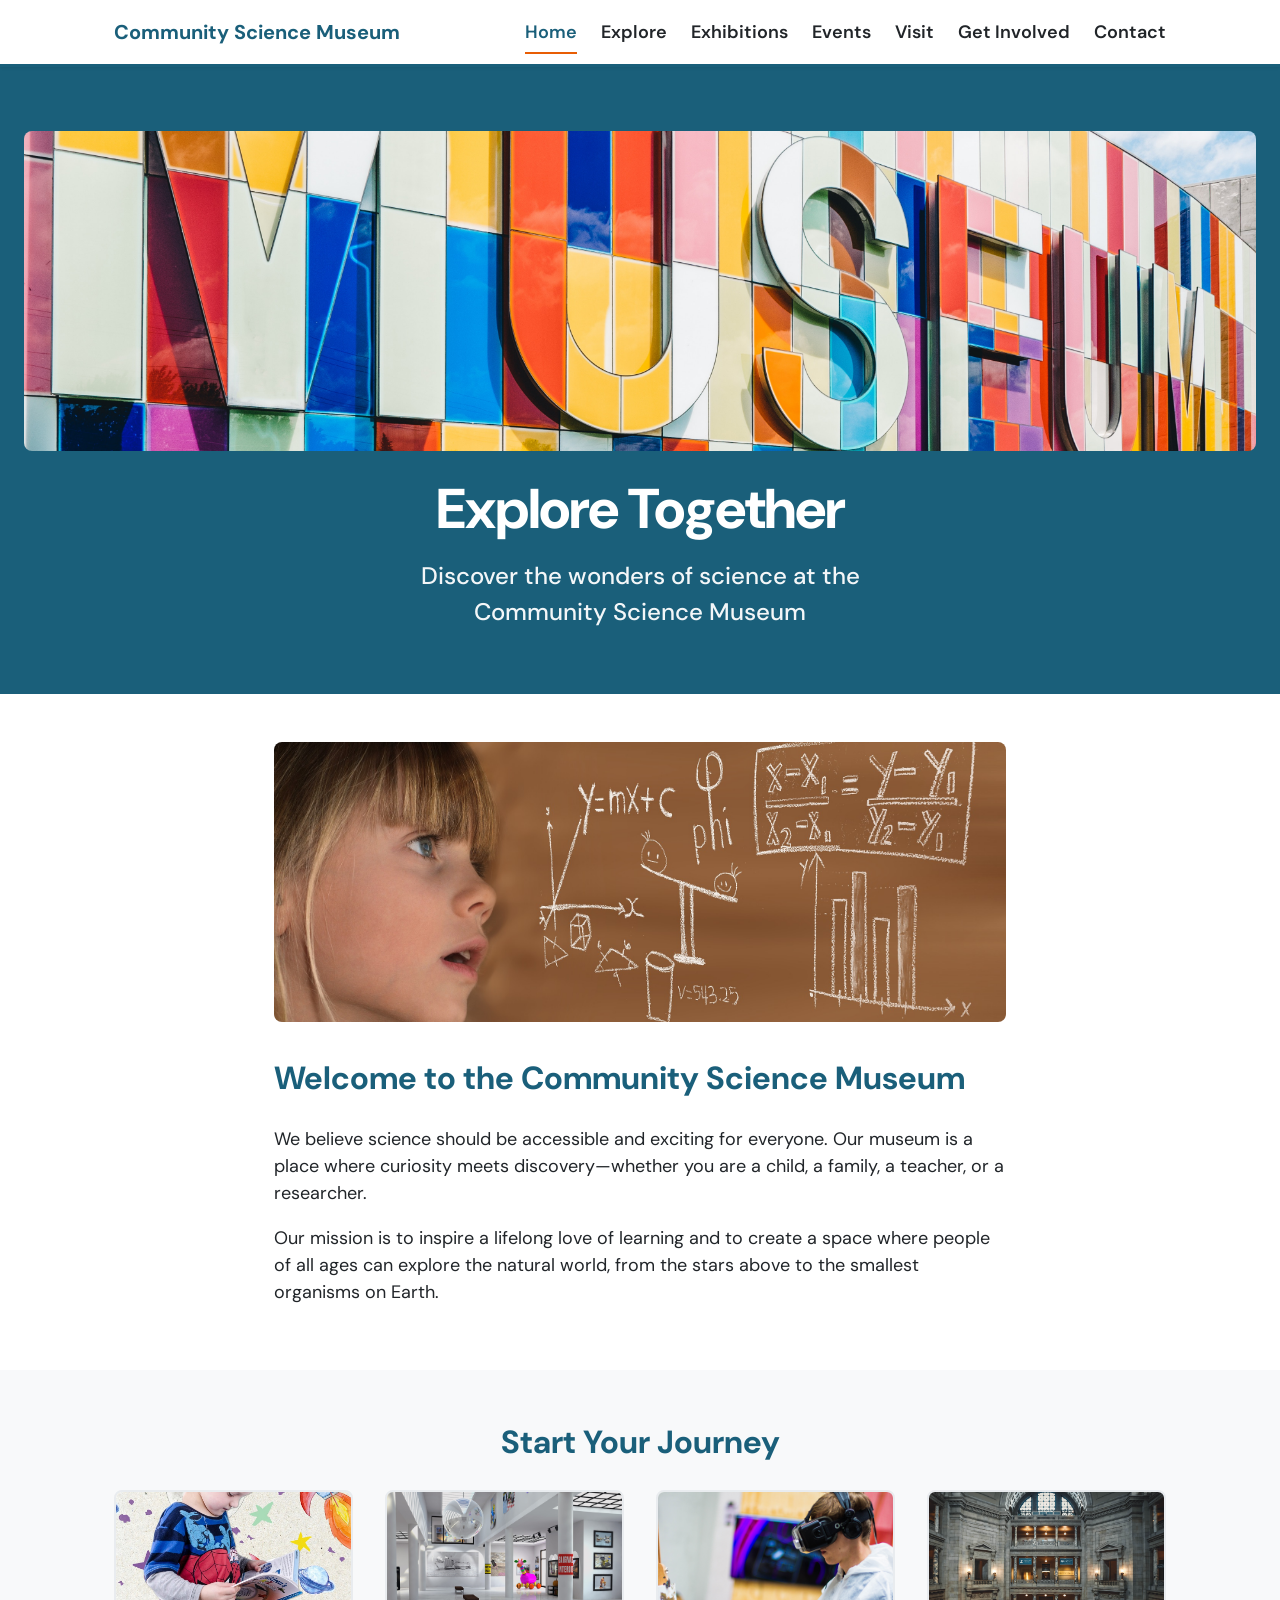
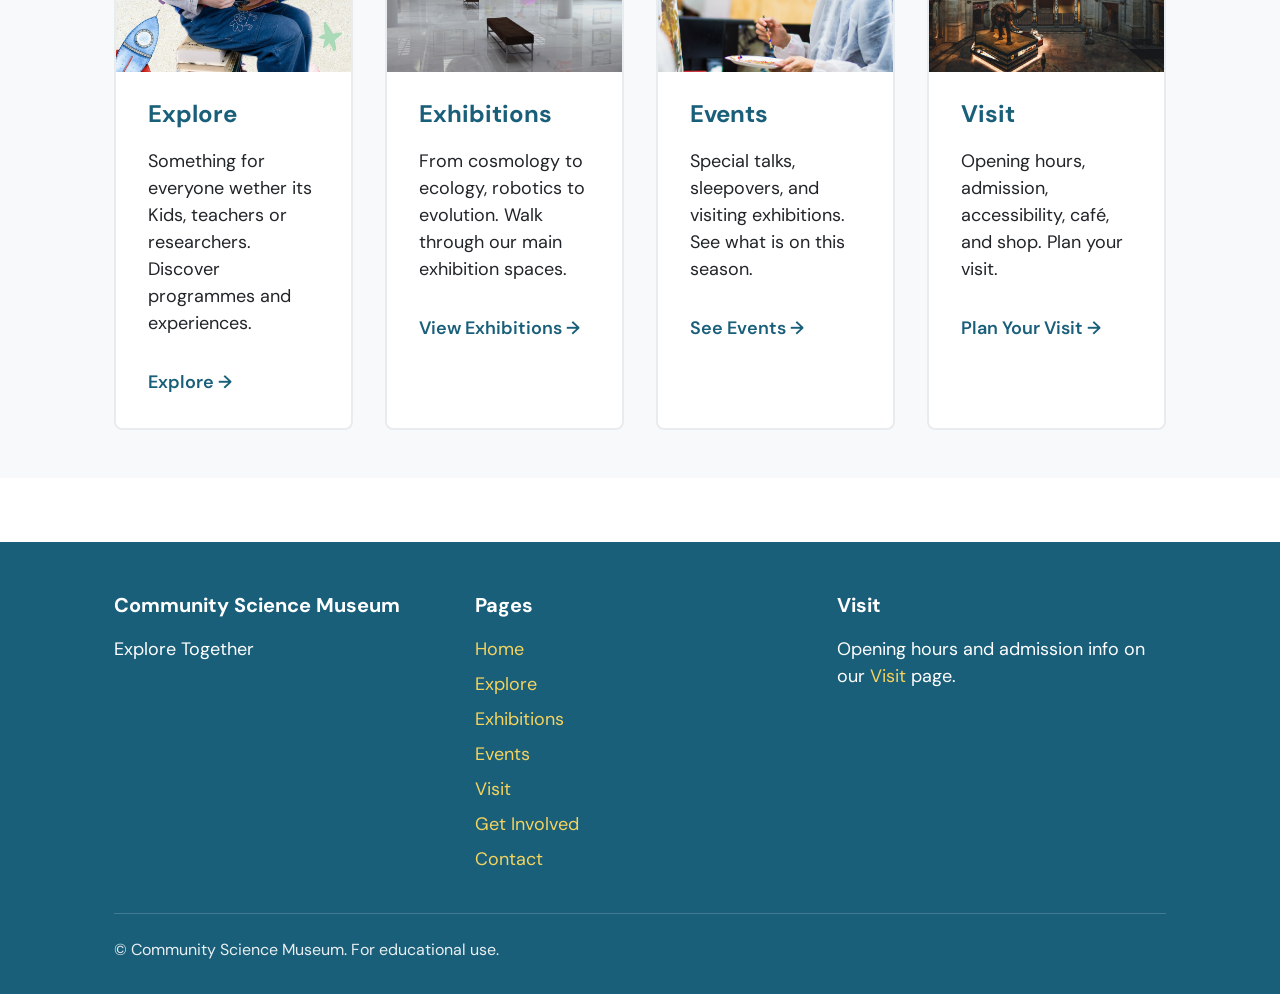
<file: index.html>
<!DOCTYPE html>
<html lang="en">
<head>
  <meta charset="UTF-8">
  <meta name="viewport" content="width=device-width, initial-scale=1.0">
  <meta name="description" content="Community Science Museum – Explore Together. A welcoming museum making science accessible and exciting for everyone.">
  <title>Community Science Museum – Explore Together</title>
  <link rel="stylesheet" href="css/styles.css">
  <link rel="stylesheet" href="css/responsive.css">
</head>
<body>
  <a class="skip-link" href="#main-content">Skip to main content</a>

  <header class="site-header">
    <div class="header-inner">
      <a href="index.html" class="logo">Community Science Museum</a>
      <button type="button" class="nav-toggle" aria-label="Open menu" aria-expanded="false">
        <span class="nav-toggle-bar"></span>
        <span class="nav-toggle-bar"></span>
        <span class="nav-toggle-bar"></span>
      </button>
      <nav class="main-nav" aria-label="Main navigation">
        <ul class="nav-list">
          <li><a href="index.html" class="nav-link nav-link--current">Home</a></li>
          <li><a href="explore.html" class="nav-link">Explore</a></li>
          <li><a href="exhibitions.html" class="nav-link">Exhibitions</a></li>
          <li><a href="events.html" class="nav-link">Events</a></li>
          <li><a href="visit.html" class="nav-link">Visit</a></li>
          <li><a href="get-involved.html" class="nav-link">Get Involved</a></li>
          <li><a href="contact.html" class="nav-link">Contact</a></li>
        </ul>
      </nav>
    </div>
  </header>

  <main id="main-content">
    <section class="hero">
      <img src="images/Museum.jpg" alt="Community Science Museum building entrance" class="hero-image">
      <h1 class="hero-title">Explore Together</h1>
      <p class="hero-tagline">Discover the wonders of science at the Community Science Museum</p>
    </section>

    <section class="intro section">
      <div class="container">
        <img src="images/learn-2405206_1920.jpg" alt="Children exploring and learning science together" class="intro-image">
        <h2>Welcome to the Community Science Museum</h2>
        <p>We believe science should be accessible and exciting for everyone. Our museum is a place where curiosity meets discovery—whether you are a child, a family, a teacher, or a researcher.</p>
        <p>Our mission is to inspire a lifelong love of learning and to create a space where people of all ages can explore the natural world, from the stars above to the smallest organisms on Earth.</p>
      </div>
    </section>

    <section class="preview-cards section section--coloured">
      <div class="container">
        <h2 class="section-title">Start Your Journey</h2>
        <div class="card-grid">
          <article class="card">
            <img src="images/reading-2762010_1280.jpg" alt="Young person reading and learning" class="card-image">
            <h3 class="card-title"><a href="explore.html">Explore</a></h3>
            <p>Something for everyone wether its Kids, teachers or researchers. Discover programmes and experiences.</p>
            <a href="explore.html" class="card-link">Explore &rarr;</a>
          </article>
          <article class="card">
            <img src="images/Cosmoexhibition.jpg" alt="Cosmology exhibition area" class="card-image">
            <h3 class="card-title"><a href="exhibitions.html">Exhibitions</a></h3>
            <p>From cosmology to ecology, robotics to evolution. Walk through our main exhibition spaces.</p>
            <a href="exhibitions.html" class="card-link">View Exhibitions &rarr;</a>
          </article>
          <article class="card">
            <img src="images/billetto-editorial-334686.jpg" alt="People attending a museum event" class="card-image">
            <h3 class="card-title"><a href="events.html">Events</a></h3>
            <p>Special talks, sleepovers, and visiting exhibitions. See what is on this season.</p>
            <a href="events.html" class="card-link">See Events &rarr;</a>
          </article>
          <article class="card">
            <img src="images/roberto-nickson-396152.jpg" alt="Museum interior with exhibits" class="card-image">
            <h3 class="card-title"><a href="visit.html">Visit</a></h3>
            <p>Opening hours, admission, accessibility, café, and shop. Plan your visit.</p>
            <a href="visit.html" class="card-link">Plan Your Visit &rarr;</a>
          </article>
        </div>
      </div>
    </section>
  </main>

  <footer class="site-footer">
    <div class="container">
      <div class="footer-grid">
        <div class="footer-block">
          <h3 class="footer-heading">Community Science Museum</h3>
          <p>Explore Together</p>
        </div>
        <div class="footer-block">
          <h4 class="footer-heading">Pages</h4>
          <ul class="footer-links">
            <li><a href="index.html">Home</a></li>
            <li><a href="explore.html">Explore</a></li>
            <li><a href="exhibitions.html">Exhibitions</a></li>
            <li><a href="events.html">Events</a></li>
            <li><a href="visit.html">Visit</a></li>
            <li><a href="get-involved.html">Get Involved</a></li>
            <li><a href="contact.html">Contact</a></li>
          </ul>
        </div>
        <div class="footer-block">
          <h4 class="footer-heading">Visit</h4>
          <p>Opening hours and admission info on our <a href="visit.html">Visit</a> page.</p>
        </div>
      </div>
      <p class="footer-copy">&copy; Community Science Museum. For educational use.</p>
    </div>
  </footer>

  <script src="js/navigation.js"></script>
  <script src="js/main.js"></script>
</body>
</html>
</file>
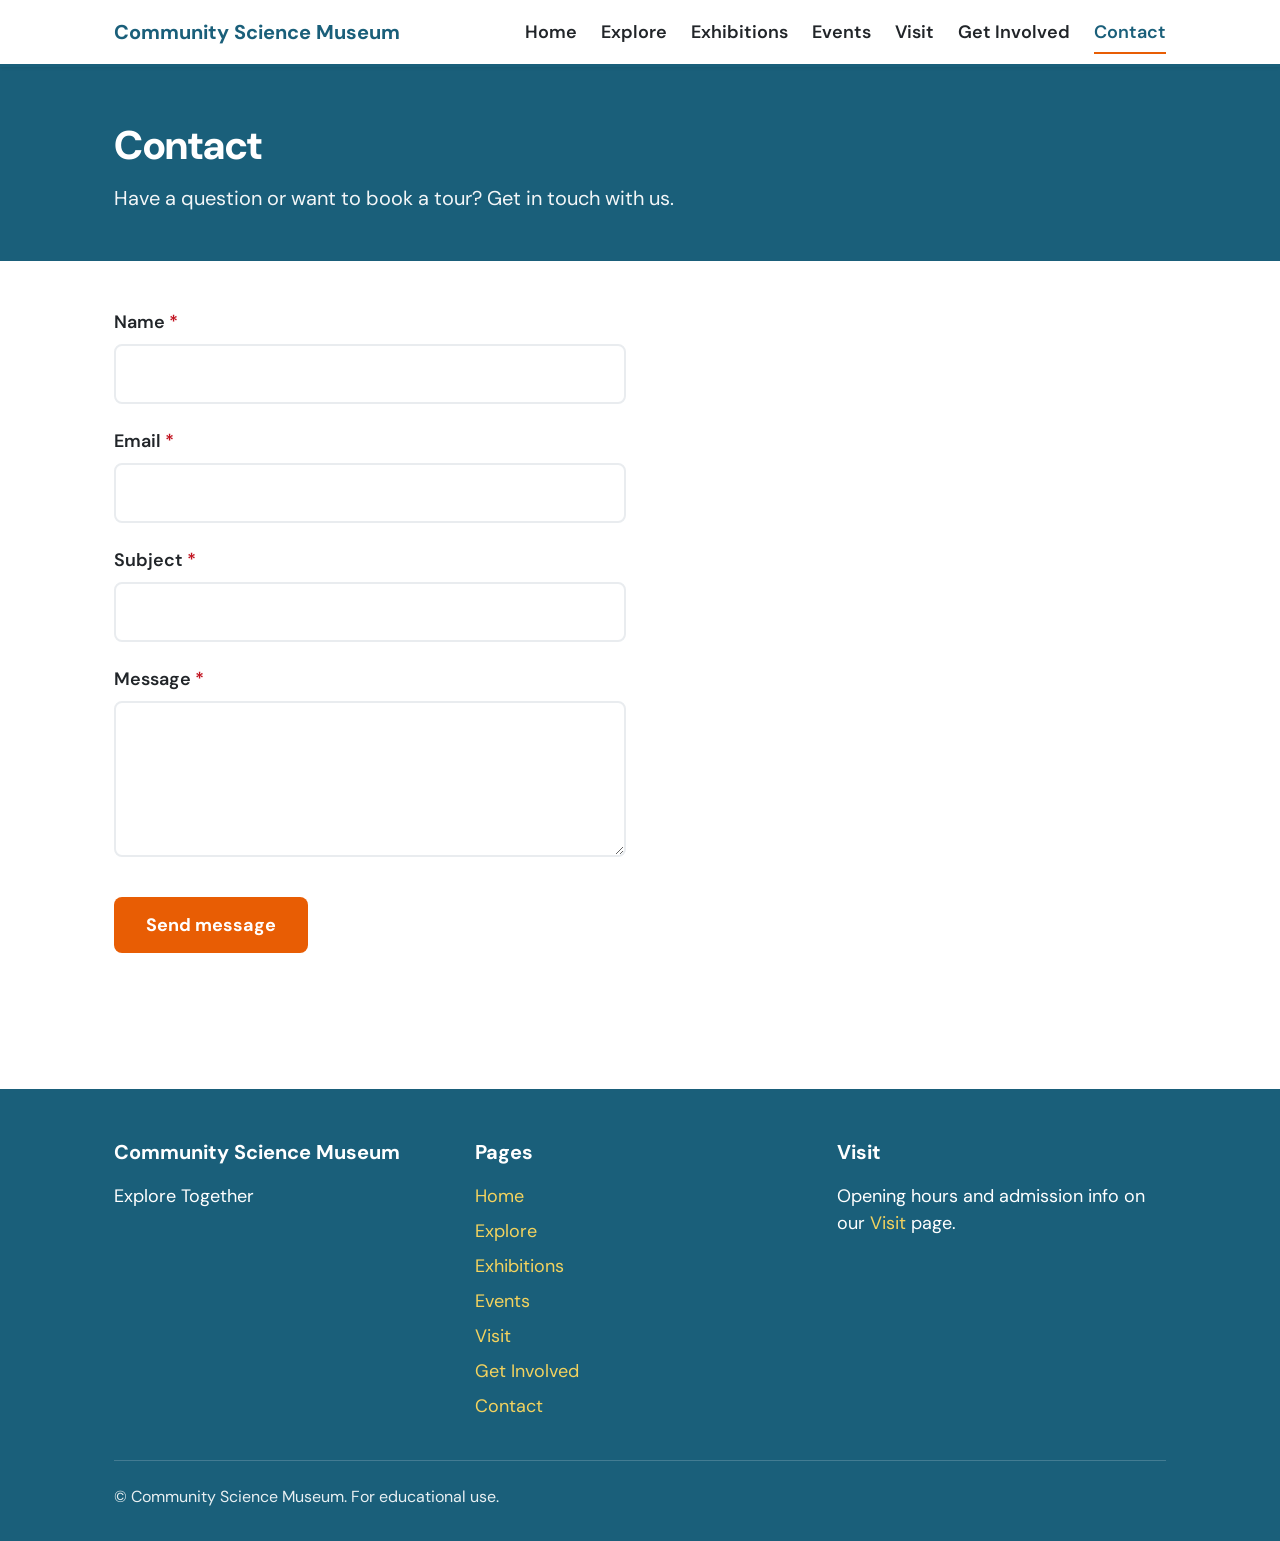
<file: contact.html>
<!DOCTYPE html>
<html lang="en">
<head>
  <meta charset="UTF-8">
  <meta name="viewport" content="width=device-width, initial-scale=1.0">
  <meta name="description" content="Contact the Community Science Museum – get in touch for enquiries, tours, and more.">
  <title>Contact – Community Science Museum</title>
  <link rel="stylesheet" href="css/styles.css">
  <link rel="stylesheet" href="css/responsive.css">
</head>
<body>
  <a class="skip-link" href="#main-content">Skip to main content</a>

  <header class="site-header">
    <div class="header-inner">
      <a href="index.html" class="logo">Community Science Museum</a>
      <button type="button" class="nav-toggle" aria-label="Open menu" aria-expanded="false">
        <span class="nav-toggle-bar"></span>
        <span class="nav-toggle-bar"></span>
        <span class="nav-toggle-bar"></span>
      </button>
      <nav class="main-nav" aria-label="Main navigation">
        <ul class="nav-list">
          <li><a href="index.html" class="nav-link">Home</a></li>
          <li><a href="explore.html" class="nav-link">Explore</a></li>
          <li><a href="exhibitions.html" class="nav-link">Exhibitions</a></li>
          <li><a href="events.html" class="nav-link">Events</a></li>
          <li><a href="visit.html" class="nav-link">Visit</a></li>
          <li><a href="get-involved.html" class="nav-link">Get Involved</a></li>
          <li><a href="contact.html" class="nav-link nav-link--current">Contact</a></li>
        </ul>
      </nav>
    </div>
  </header>

  <main id="main-content">
    <header class="page-header">
      <div class="container">
        <h1>Contact</h1>
        <p class="page-lead">Have a question or want to book a tour? Get in touch with us.</p>
      </div>
    </header>

    <section class="section contact-section">
      <div class="container">
        <form class="contact-form" id="contact-form" action="#" method="post" novalidate>
          <div class="form-group">
            <label for="contact-name">Name <span class="required" aria-hidden="true">*</span></label>
            <input type="text" id="contact-name" name="name" required autocomplete="name" aria-required="true" aria-describedby="contact-name-error">
            <span class="form-error" id="contact-name-error" role="alert"></span>
          </div>
          <div class="form-group">
            <label for="contact-email">Email <span class="required" aria-hidden="true">*</span></label>
            <input type="email" id="contact-email" name="email" required autocomplete="email" aria-required="true" aria-describedby="contact-email-error">
            <span class="form-error" id="contact-email-error" role="alert"></span>
          </div>
          <div class="form-group">
            <label for="contact-subject">Subject <span class="required" aria-hidden="true">*</span></label>
            <input type="text" id="contact-subject" name="subject" required aria-required="true" aria-describedby="contact-subject-error">
            <span class="form-error" id="contact-subject-error" role="alert"></span>
          </div>
          <div class="form-group">
            <label for="contact-message">Message <span class="required" aria-hidden="true">*</span></label>
            <textarea id="contact-message" name="message" rows="5" required aria-required="true" aria-describedby="contact-message-error" minlength="10"></textarea>
            <span class="form-error" id="contact-message-error" role="alert"></span>
          </div>
          <div class="form-actions">
            <button type="submit" class="button button--primary">Send message</button>
          </div>
          <p class="form-success" id="form-success" role="status" aria-live="polite" tabindex="-1" hidden>Thank you! Your message has been sent. We will get back to you soon.</p>
        </form>
      </div>
    </section>
  </main>

  <footer class="site-footer">
    <div class="container">
      <div class="footer-grid">
        <div class="footer-block">
          <h3 class="footer-heading">Community Science Museum</h3>
          <p>Explore Together</p>
        </div>
        <div class="footer-block">
          <h4 class="footer-heading">Pages</h4>
          <ul class="footer-links">
            <li><a href="index.html">Home</a></li>
            <li><a href="explore.html">Explore</a></li>
            <li><a href="exhibitions.html">Exhibitions</a></li>
            <li><a href="events.html">Events</a></li>
            <li><a href="visit.html">Visit</a></li>
            <li><a href="get-involved.html">Get Involved</a></li>
            <li><a href="contact.html">Contact</a></li>
          </ul>
        </div>
        <div class="footer-block">
          <h4 class="footer-heading">Visit</h4>
          <p>Opening hours and admission info on our <a href="visit.html">Visit</a> page.</p>
        </div>
      </div>
      <p class="footer-copy">&copy; Community Science Museum. For educational use.</p>
    </div>
  </footer>

  <script src="js/navigation.js"></script>
  <script src="js/formValidation.js"></script>
  <script src="js/main.js"></script>
</body>
</html>
</file>
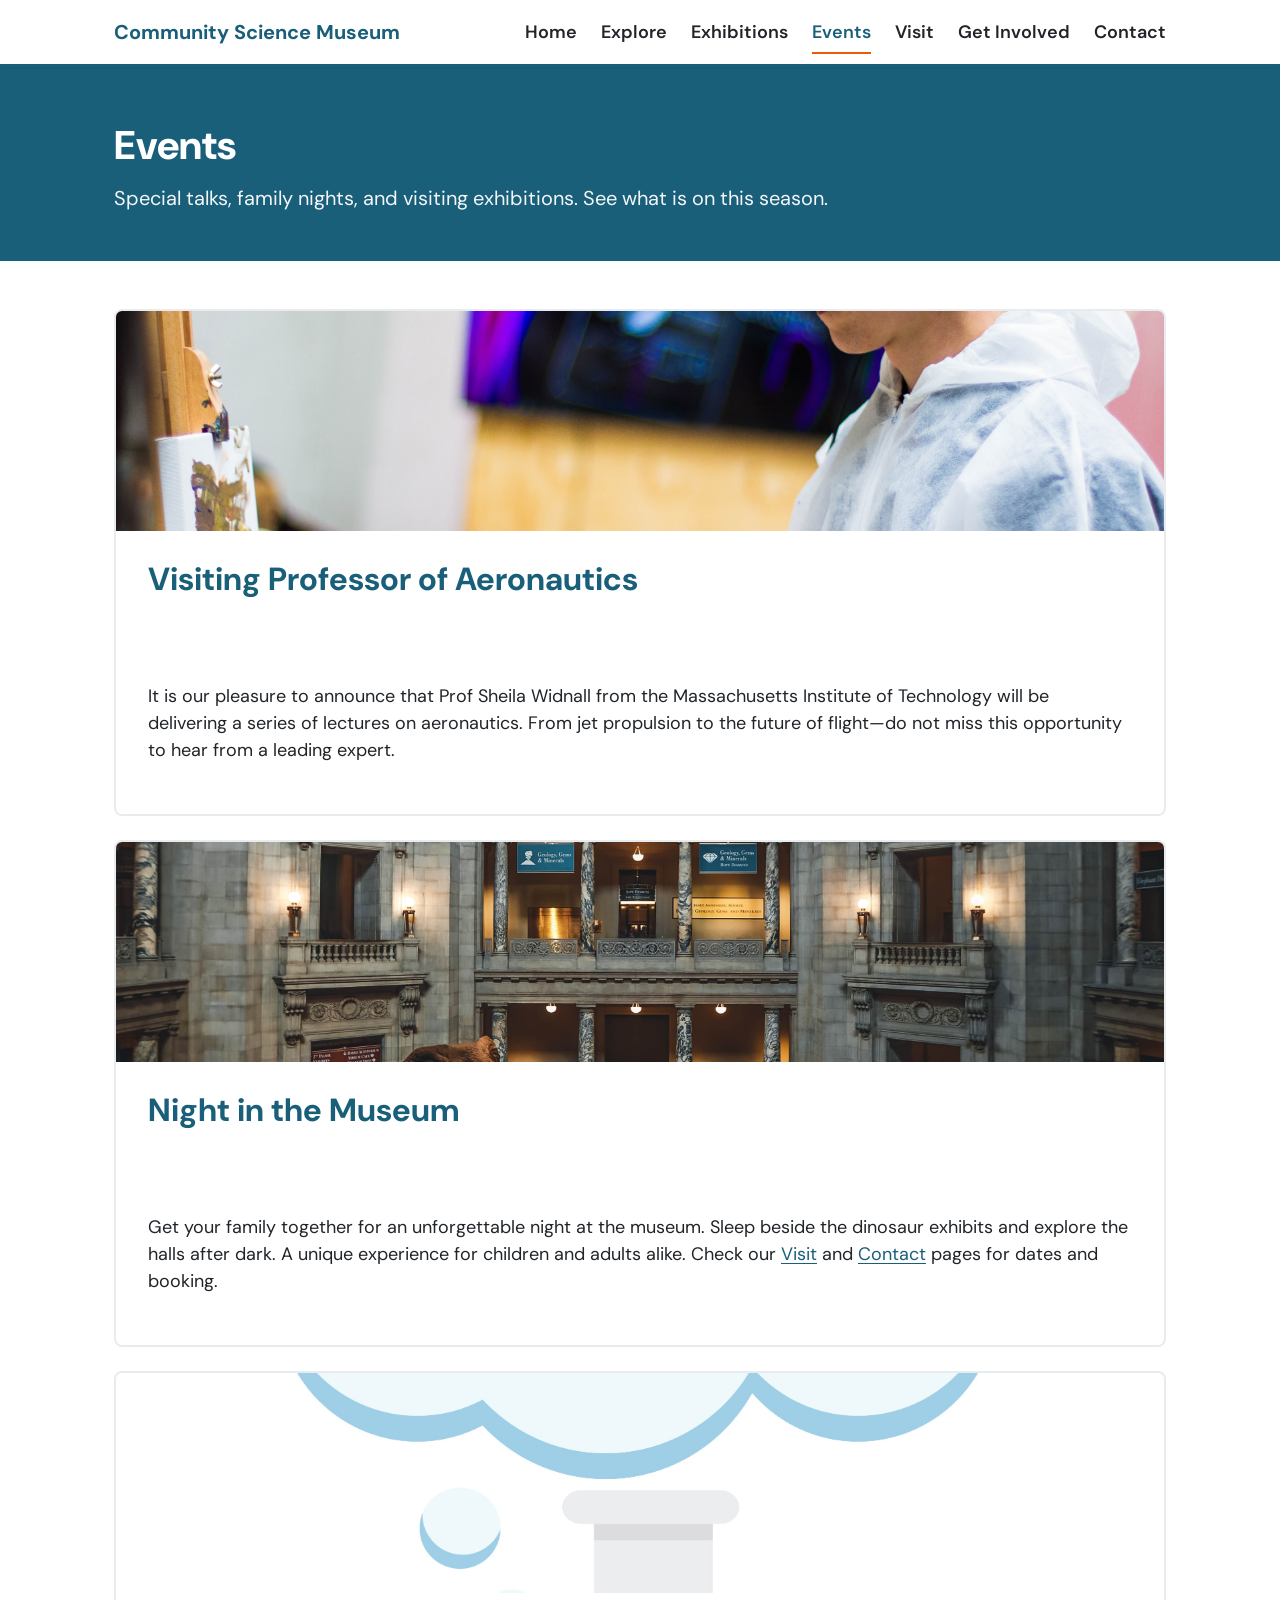
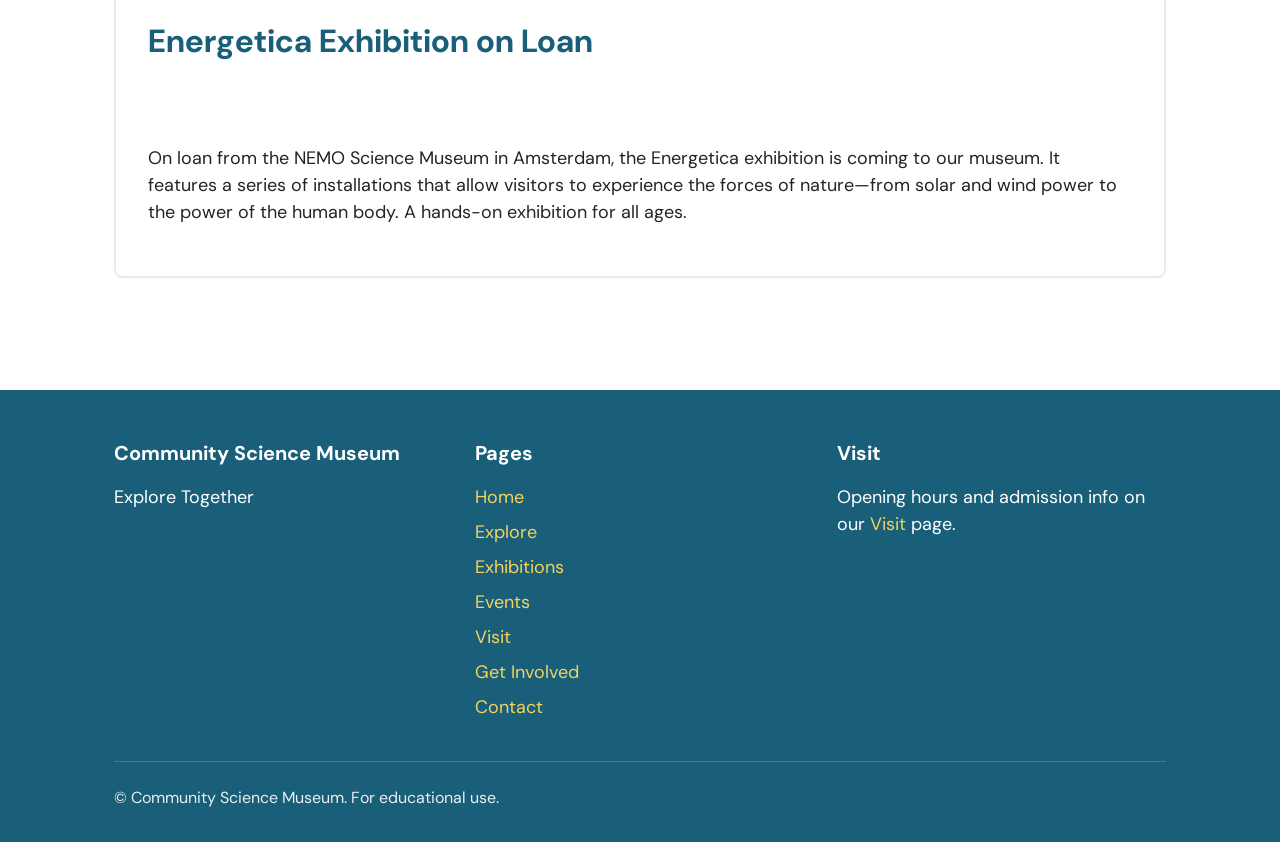
<file: events.html>
<!DOCTYPE html>
<html lang="en">
<head>
  <meta charset="UTF-8">
  <meta name="viewport" content="width=device-width, initial-scale=1.0">
  <meta name="description" content="Special events at the Community Science Museum – lectures, sleepovers, and visiting exhibitions.">
  <title>Events – Community Science Museum</title>
  <link rel="stylesheet" href="css/styles.css">
  <link rel="stylesheet" href="css/responsive.css">
</head>
<body>
  <a class="skip-link" href="#main-content">Skip to main content</a>

  <header class="site-header">
    <div class="header-inner">
      <a href="index.html" class="logo">Community Science Museum</a>
      <button type="button" class="nav-toggle" aria-label="Open menu" aria-expanded="false">
        <span class="nav-toggle-bar"></span>
        <span class="nav-toggle-bar"></span>
        <span class="nav-toggle-bar"></span>
      </button>
      <nav class="main-nav" aria-label="Main navigation">
        <ul class="nav-list">
          <li><a href="index.html" class="nav-link">Home</a></li>
          <li><a href="explore.html" class="nav-link">Explore</a></li>
          <li><a href="exhibitions.html" class="nav-link">Exhibitions</a></li>
          <li><a href="events.html" class="nav-link nav-link--current">Events</a></li>
          <li><a href="visit.html" class="nav-link">Visit</a></li>
          <li><a href="get-involved.html" class="nav-link">Get Involved</a></li>
          <li><a href="contact.html" class="nav-link">Contact</a></li>
        </ul>
      </nav>
    </div>
  </header>

  <main id="main-content">
    <header class="page-header">
      <div class="container">
        <h1>Events</h1>
        <p class="page-lead">Special talks, family nights, and visiting exhibitions. See what is on this season.</p>
      </div>
    </header>

    <section class="events-list section">
      <div class="container">
        <article class="event-card">
          <img src="images/billetto-editorial-334686.jpg" alt="Audience at a museum lecture or event" class="event-card-image">
          <h2 class="event-card-title">Visiting Professor of Aeronautics</h2>
          <p>It is our pleasure to announce that Prof Sheila Widnall from the Massachusetts Institute of Technology will be delivering a series of lectures on aeronautics. From jet propulsion to the future of flight—do not miss this opportunity to hear from a leading expert.</p>
        </article>

        <article class="event-card">
          <img src="images/roberto-nickson-396152.jpg" alt="Museum hall with exhibits at night" class="event-card-image">
          <h2 class="event-card-title">Night in the Museum</h2>
          <p>Get your family together for an unforgettable night at the museum. Sleep beside the dinosaur exhibits and explore the halls after dark. A unique experience for children and adults alike. Check our <a href="visit.html">Visit</a> and <a href="contact.html">Contact</a> pages for dates and booking.</p>
        </article>

        <article class="event-card">
          <img src="images/science-2799817.jpg" alt="Hands-on energy and science exhibition" class="event-card-image">
          <h2 class="event-card-title">Energetica Exhibition on Loan</h2>
          <p>On loan from the NEMO Science Museum in Amsterdam, the Energetica exhibition is coming to our museum. It features a series of installations that allow visitors to experience the forces of nature—from solar and wind power to the power of the human body. A hands-on exhibition for all ages.</p>
        </article>
      </div>
    </section>
  </main>

  <footer class="site-footer">
    <div class="container">
      <div class="footer-grid">
        <div class="footer-block">
          <h3 class="footer-heading">Community Science Museum</h3>
          <p>Explore Together</p>
        </div>
        <div class="footer-block">
          <h4 class="footer-heading">Pages</h4>
          <ul class="footer-links">
            <li><a href="index.html">Home</a></li>
            <li><a href="explore.html">Explore</a></li>
            <li><a href="exhibitions.html">Exhibitions</a></li>
            <li><a href="events.html">Events</a></li>
            <li><a href="visit.html">Visit</a></li>
            <li><a href="get-involved.html">Get Involved</a></li>
            <li><a href="contact.html">Contact</a></li>
          </ul>
        </div>
        <div class="footer-block">
          <h4 class="footer-heading">Visit</h4>
          <p>Opening hours and admission info on our <a href="visit.html">Visit</a> page.</p>
        </div>
      </div>
      <p class="footer-copy">&copy; Community Science Museum. For educational use.</p>
    </div>
  </footer>

  <script src="js/navigation.js"></script>
  <script src="js/main.js"></script>
</body>
</html>
</file>
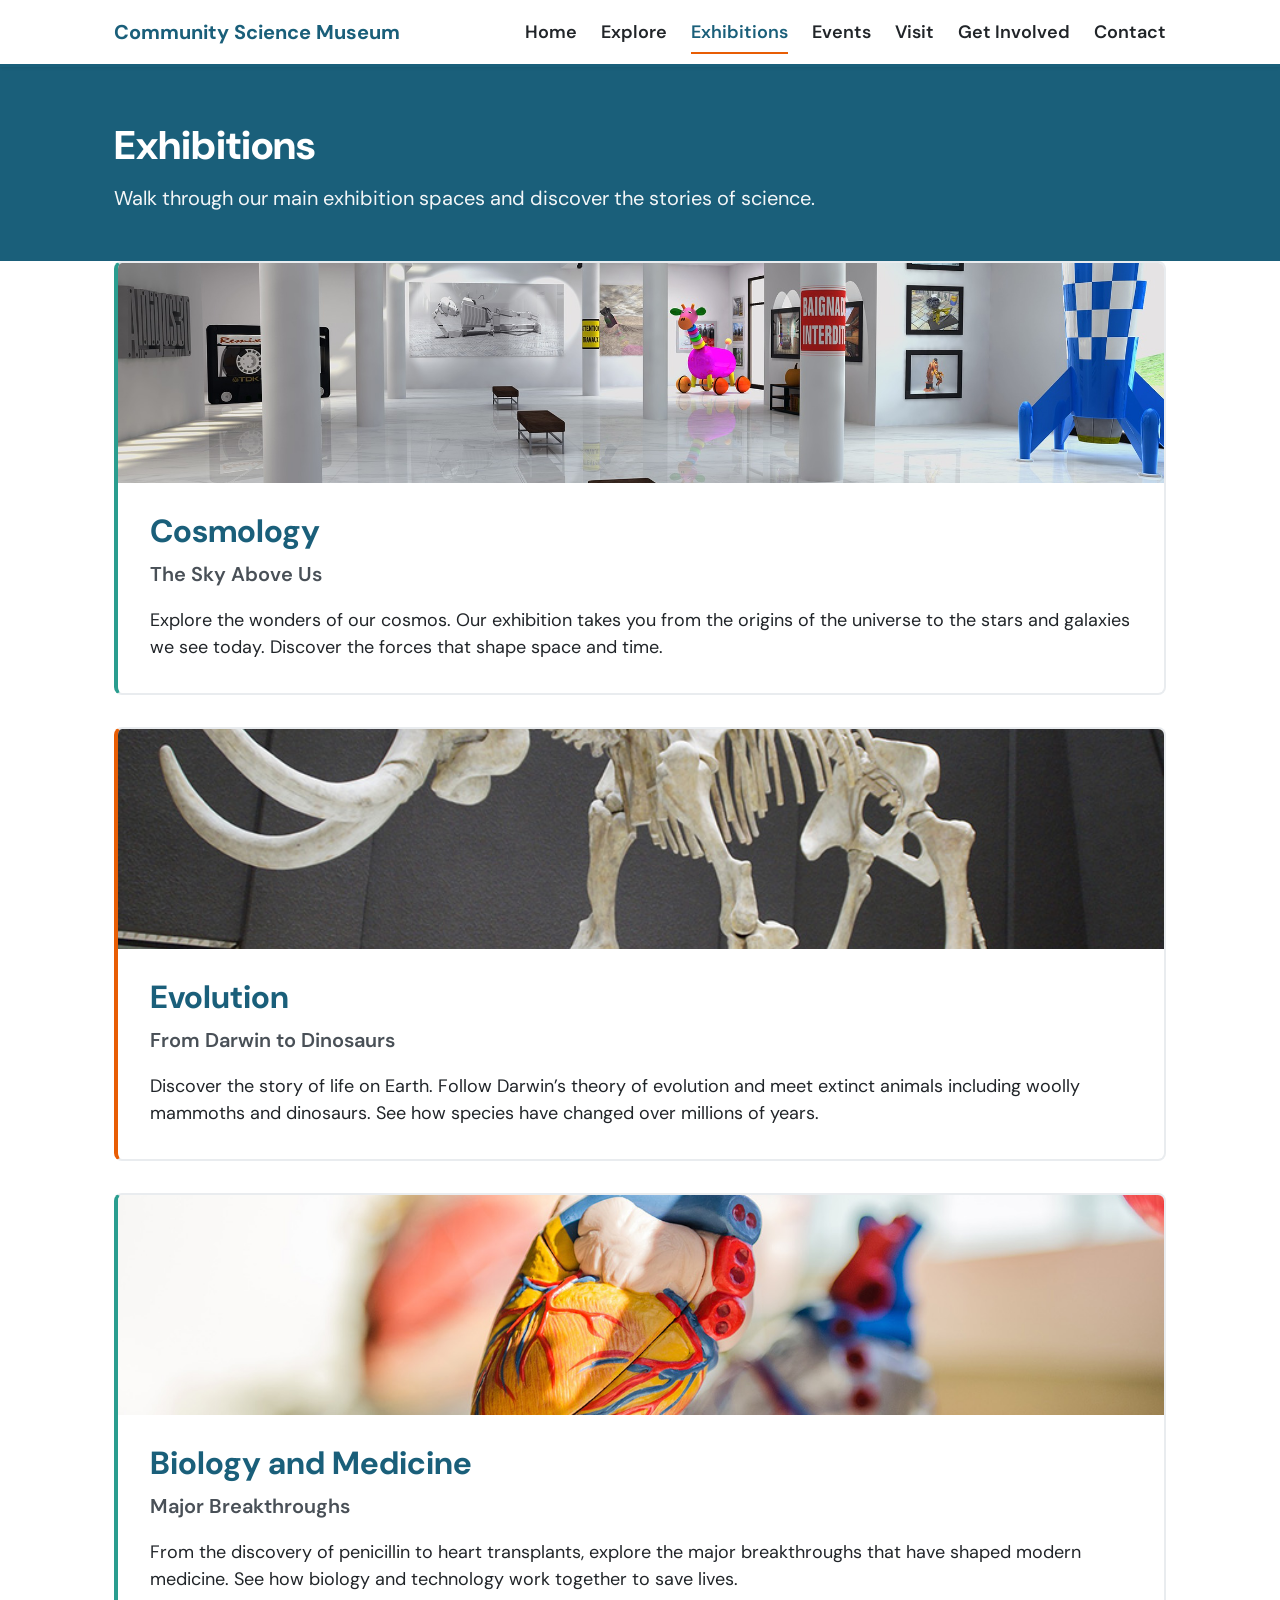
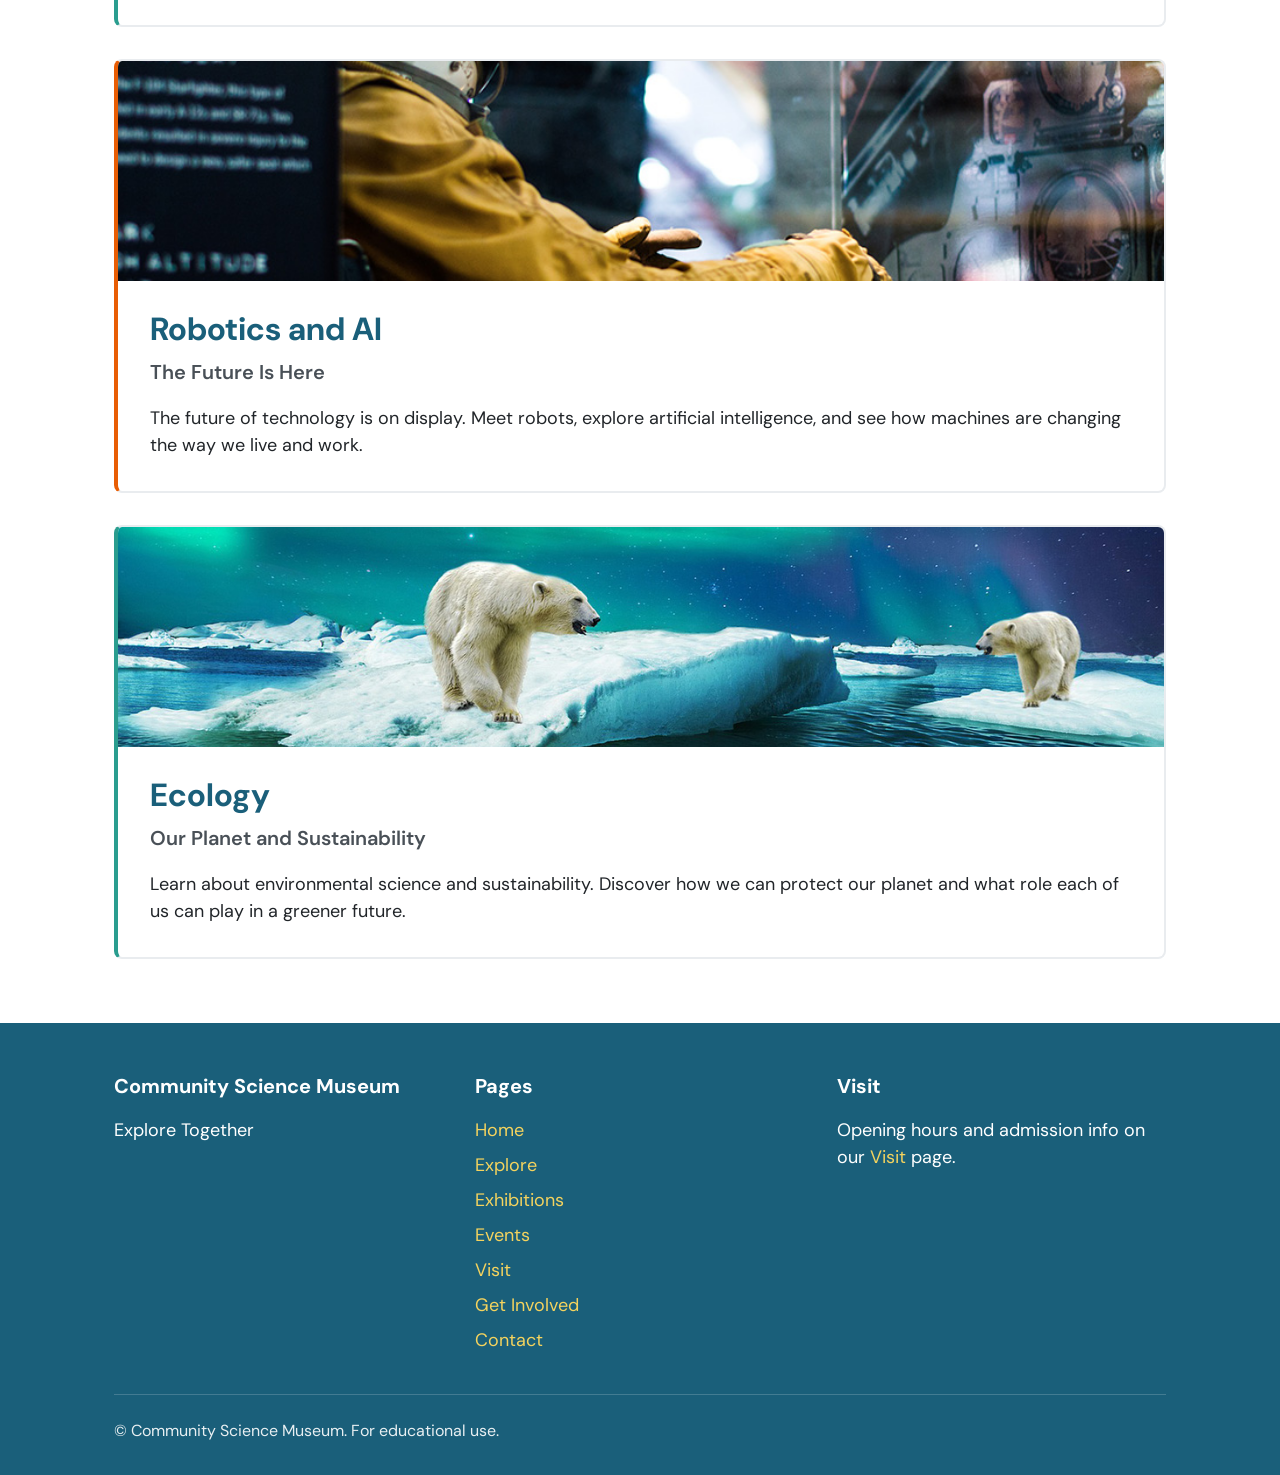
<file: exhibitions.html>
<!DOCTYPE html>
<html lang="en">
<head>
  <meta charset="UTF-8">
  <meta name="viewport" content="width=device-width, initial-scale=1.0">
  <meta name="description" content="Exhibitions at the Community Science Museum – Cosmology, Evolution, Biology, Robotics, Ecology.">
  <title>Exhibitions – Community Science Museum</title>
  <link rel="stylesheet" href="css/styles.css">
  <link rel="stylesheet" href="css/responsive.css">
</head>
<body>
  <a class="skip-link" href="#main-content">Skip to main content</a>

  <header class="site-header">
    <div class="header-inner">
      <a href="index.html" class="logo">Community Science Museum</a>
      <button type="button" class="nav-toggle" aria-label="Open menu" aria-expanded="false">
        <span class="nav-toggle-bar"></span>
        <span class="nav-toggle-bar"></span>
        <span class="nav-toggle-bar"></span>
      </button>
      <nav class="main-nav" aria-label="Main navigation">
        <ul class="nav-list">
          <li><a href="index.html" class="nav-link">Home</a></li>
          <li><a href="explore.html" class="nav-link">Explore</a></li>
          <li><a href="exhibitions.html" class="nav-link nav-link--current">Exhibitions</a></li>
          <li><a href="events.html" class="nav-link">Events</a></li>
          <li><a href="visit.html" class="nav-link">Visit</a></li>
          <li><a href="get-involved.html" class="nav-link">Get Involved</a></li>
          <li><a href="contact.html" class="nav-link">Contact</a></li>
        </ul>
      </nav>
    </div>
  </header>

  <main id="main-content">
    <header class="page-header">
      <div class="container">
        <h1>Exhibitions</h1>
        <p class="page-lead">Walk through our main exhibition spaces and discover the stories of science.</p>
      </div>
    </header>

    <section class="exhibitions-list">
      <div class="container">
        <article class="exhibition-card" id="cosmology">
          <img src="images/Cosmoexhibition.jpg" alt="Cosmology exhibition: the sky above us, stars and galaxies" class="exhibition-card-image">
          <h2 class="exhibition-card-title">Cosmology</h2>
          <p class="exhibition-card-subtitle">The Sky Above Us</p>
          <p>Explore the wonders of our cosmos. Our exhibition takes you from the origins of the universe to the stars and galaxies we see today. Discover the forces that shape space and time.</p>
        </article>

        <article class="exhibition-card" id="evolution">
          <img src="images/mammoth-1257288_1920.jpg" alt="Woolly mammoth and prehistoric animals exhibition" class="exhibition-card-image">
          <h2 class="exhibition-card-title">Evolution</h2>
          <p class="exhibition-card-subtitle">From Darwin to Dinosaurs</p>
          <p>Discover the story of life on Earth. Follow Darwin&rsquo;s theory of evolution and meet extinct animals including woolly mammoths and dinosaurs. See how species have changed over millions of years.</p>
        </article>

        <article class="exhibition-card" id="biology-medicine">
          <img src="images/heart-2607178_1920.jpg" alt="Biology and medicine: heart and medical science" class="exhibition-card-image">
          <h2 class="exhibition-card-title">Biology and Medicine</h2>
          <p class="exhibition-card-subtitle">Major Breakthroughs</p>
          <p>From the discovery of penicillin to heart transplants, explore the major breakthroughs that have shaped modern medicine. See how biology and technology work together to save lives.</p>
        </article>

        <article class="exhibition-card" id="robotics-ai">
          <img src="images/andrew-ruiz-348421.jpg" alt="Robotics and AI exhibition: robots and future technology" class="exhibition-card-image">
          <h2 class="exhibition-card-title">Robotics and AI</h2>
          <p class="exhibition-card-subtitle">The Future Is Here</p>
          <p>The future of technology is on display. Meet robots, explore artificial intelligence, and see how machines are changing the way we live and work.</p>
        </article>

        <article class="exhibition-card" id="ecology">
          <img src="images/polar-bear-g1b082dacb_1280.jpg" alt="Ecology exhibition: our planet and sustainability" class="exhibition-card-image">
          <h2 class="exhibition-card-title">Ecology</h2>
          <p class="exhibition-card-subtitle">Our Planet and Sustainability</p>
          <p>Learn about environmental science and sustainability. Discover how we can protect our planet and what role each of us can play in a greener future.</p>
        </article>
      </div>
    </section>
  </main>

  <footer class="site-footer">
    <div class="container">
      <div class="footer-grid">
        <div class="footer-block">
          <h3 class="footer-heading">Community Science Museum</h3>
          <p>Explore Together</p>
        </div>
        <div class="footer-block">
          <h4 class="footer-heading">Pages</h4>
          <ul class="footer-links">
            <li><a href="index.html">Home</a></li>
            <li><a href="explore.html">Explore</a></li>
            <li><a href="exhibitions.html">Exhibitions</a></li>
            <li><a href="events.html">Events</a></li>
            <li><a href="visit.html">Visit</a></li>
            <li><a href="get-involved.html">Get Involved</a></li>
            <li><a href="contact.html">Contact</a></li>
          </ul>
        </div>
        <div class="footer-block">
          <h4 class="footer-heading">Visit</h4>
          <p>Opening hours and admission info on our <a href="visit.html">Visit</a> page.</p>
        </div>
      </div>
      <p class="footer-copy">&copy; Community Science Museum. For educational use.</p>
    </div>
  </footer>

  <script src="js/navigation.js"></script>
  <script src="js/main.js"></script>
</body>
</html>
</file>
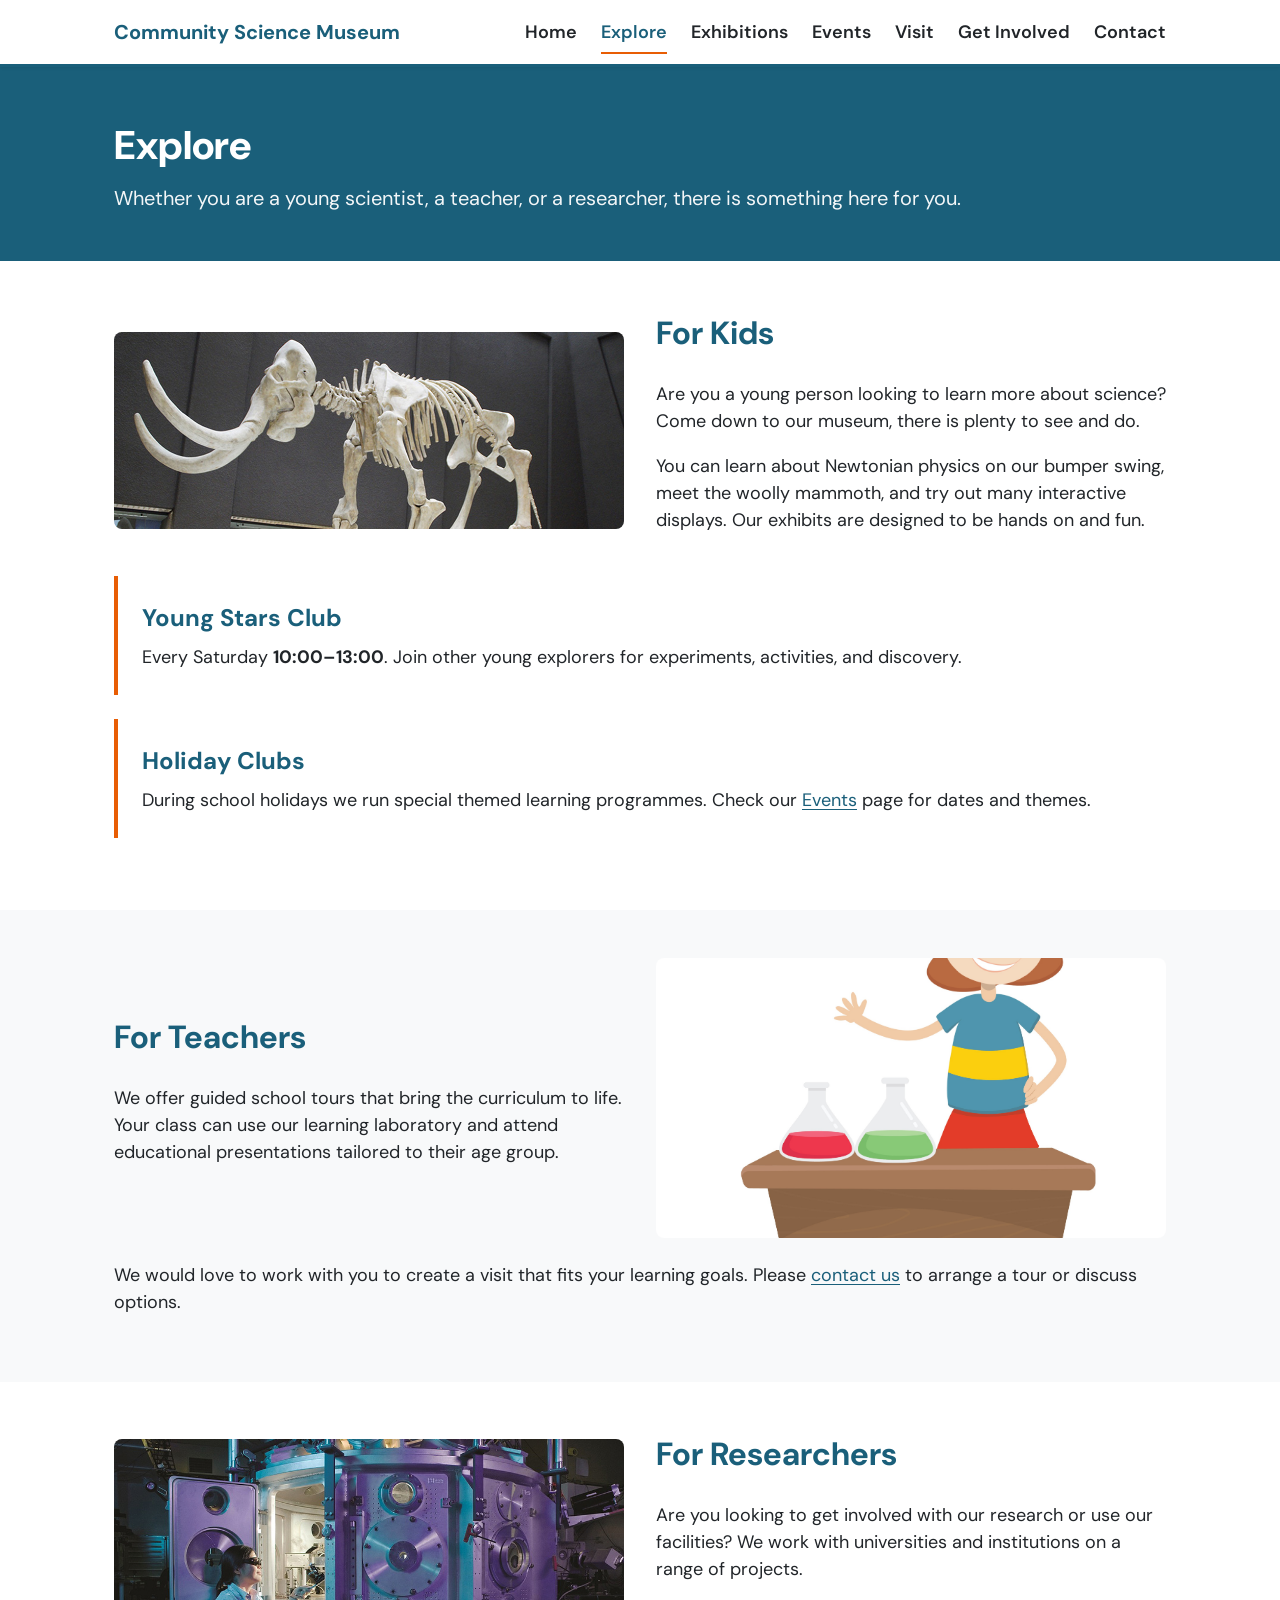
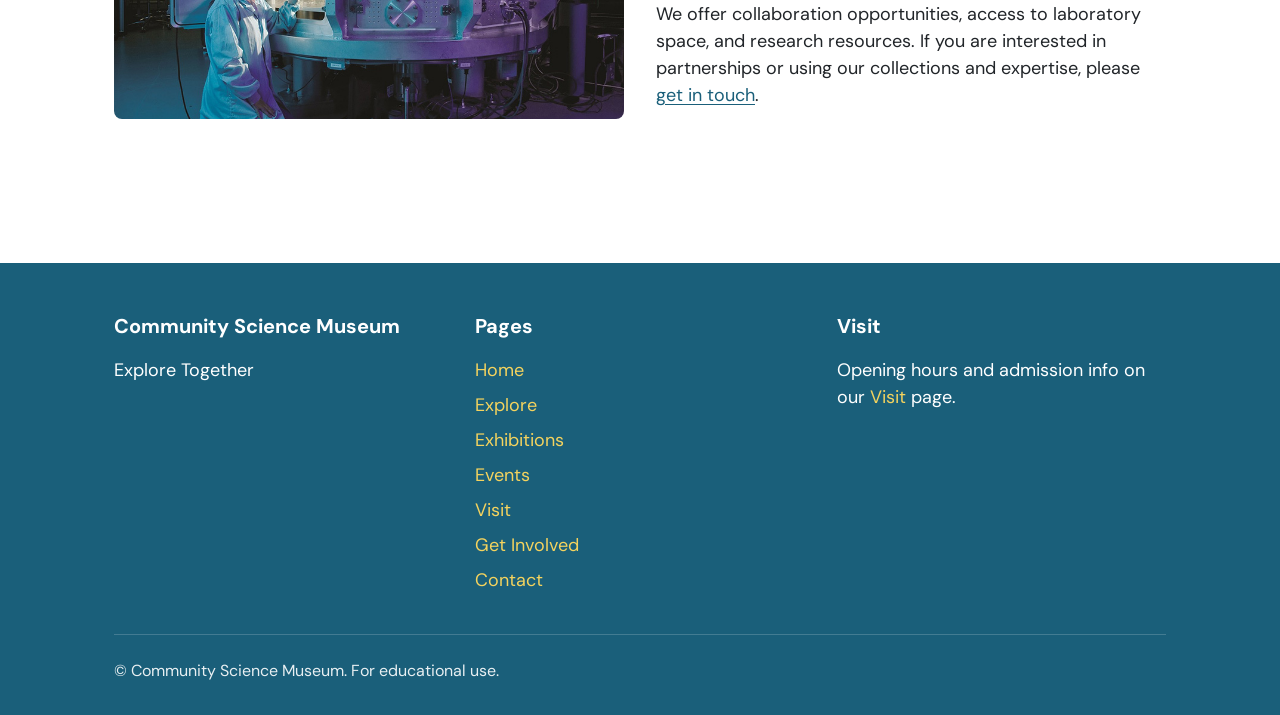
<file: explore.html>
<!DOCTYPE html>
<html lang="en">
<head>
  <meta charset="UTF-8">
  <meta name="viewport" content="width=device-width, initial-scale=1.0">
  <meta name="description" content="Explore the Community Science Museum – programmes for kids, teachers, and researchers.">
  <title>Explore – Community Science Museum</title>
  <link rel="stylesheet" href="css/styles.css">
  <link rel="stylesheet" href="css/responsive.css">
</head>
<body>
  <a class="skip-link" href="#main-content">Skip to main content</a>

  <header class="site-header">
    <div class="header-inner">
      <a href="index.html" class="logo">Community Science Museum</a>
      <button type="button" class="nav-toggle" aria-label="Open menu" aria-expanded="false">
        <span class="nav-toggle-bar"></span>
        <span class="nav-toggle-bar"></span>
        <span class="nav-toggle-bar"></span>
      </button>
      <nav class="main-nav" aria-label="Main navigation">
        <ul class="nav-list">
          <li><a href="index.html" class="nav-link">Home</a></li>
          <li><a href="explore.html" class="nav-link nav-link--current">Explore</a></li>
          <li><a href="exhibitions.html" class="nav-link">Exhibitions</a></li>
          <li><a href="events.html" class="nav-link">Events</a></li>
          <li><a href="visit.html" class="nav-link">Visit</a></li>
          <li><a href="get-involved.html" class="nav-link">Get Involved</a></li>
          <li><a href="contact.html" class="nav-link">Contact</a></li>
        </ul>
      </nav>
    </div>
  </header>

  <main id="main-content">
    <header class="page-header">
      <div class="container">
        <h1>Explore</h1>
        <p class="page-lead">Whether you are a young scientist, a teacher, or a researcher, there is something here for you.</p>
      </div>
    </header>

    <section class="section" id="for-kids">
      <div class="container">
        <div class="section-with-image">
          <img src="images/Mammoth.jpg" alt="Woolly mammoth exhibit at the museum" class="section-image">
          <div>
            <h2>For Kids</h2>
            <p>Are you a young person looking to learn more about science? Come down to our museum, there is plenty to see and do.</p>
            <p>You can learn about Newtonian physics on our bumper swing, meet the woolly mammoth, and try out many interactive displays. Our exhibits are designed to be hands on and fun.</p>
          </div>
        </div>
        <div class="info-box">
          <h3>Young Stars Club</h3>
          <p>Every Saturday <strong>10:00–13:00</strong>. Join other young explorers for experiments, activities, and discovery.</p>
        </div>
        <div class="info-box">
          <h3>Holiday Clubs</h3>
          <p>During school holidays we run special themed learning programmes. Check our <a href="events.html">Events</a> page for dates and themes.</p>
        </div>
      </div>
    </section>

    <section class="section section--coloured" id="for-teachers">
      <div class="container">
        <div class="section-with-image section-with-image--reverse">
          <img src="images/teacher-2816112.jpg" alt="Teacher with students on an educational visit" class="section-image">
          <div>
            <h2>For Teachers</h2>
            <p>We offer guided school tours that bring the curriculum to life. Your class can use our learning laboratory and attend educational presentations tailored to their age group.</p>
          </div>
        </div>
        <p>We would love to work with you to create a visit that fits your learning goals. Please <a href="contact.html">contact us</a> to arrange a tour or discuss options.</p>
          </div>
        </div>
      </div>
    </section>

    <section class="section" id="for-researchers">
      <div class="container">
        <div class="section-with-image">
          <img src="images/scientific-2040795_1280.jpg" alt="Scientific research in the laboratory" class="section-image">
          <div>
            <h2>For Researchers</h2>
        <p>Are you looking to get involved with our research or use our facilities? We work with universities and institutions on a range of projects.</p>
        <p>We offer collaboration opportunities, access to laboratory space, and research resources. If you are interested in partnerships or using our collections and expertise, please <a href="contact.html">get in touch</a>.</p>
          </div>
        </div>
      </div>
    </section>
  </main>

  <footer class="site-footer">
    <div class="container">
      <div class="footer-grid">
        <div class="footer-block">
          <h3 class="footer-heading">Community Science Museum</h3>
          <p>Explore Together</p>
        </div>
        <div class="footer-block">
          <h4 class="footer-heading">Pages</h4>
          <ul class="footer-links">
            <li><a href="index.html">Home</a></li>
            <li><a href="explore.html">Explore</a></li>
            <li><a href="exhibitions.html">Exhibitions</a></li>
            <li><a href="events.html">Events</a></li>
            <li><a href="visit.html">Visit</a></li>
            <li><a href="get-involved.html">Get Involved</a></li>
            <li><a href="contact.html">Contact</a></li>
          </ul>
        </div>
        <div class="footer-block">
          <h4 class="footer-heading">Visit</h4>
          <p>Opening hours and admission info on our <a href="visit.html">Visit</a> page.</p>
        </div>
      </div>
      <p class="footer-copy">&copy; Community Science Museum. For educational use.</p>
    </div>
  </footer>

  <script src="js/navigation.js"></script>
  <script src="js/main.js"></script>
</body>
</html>
</file>
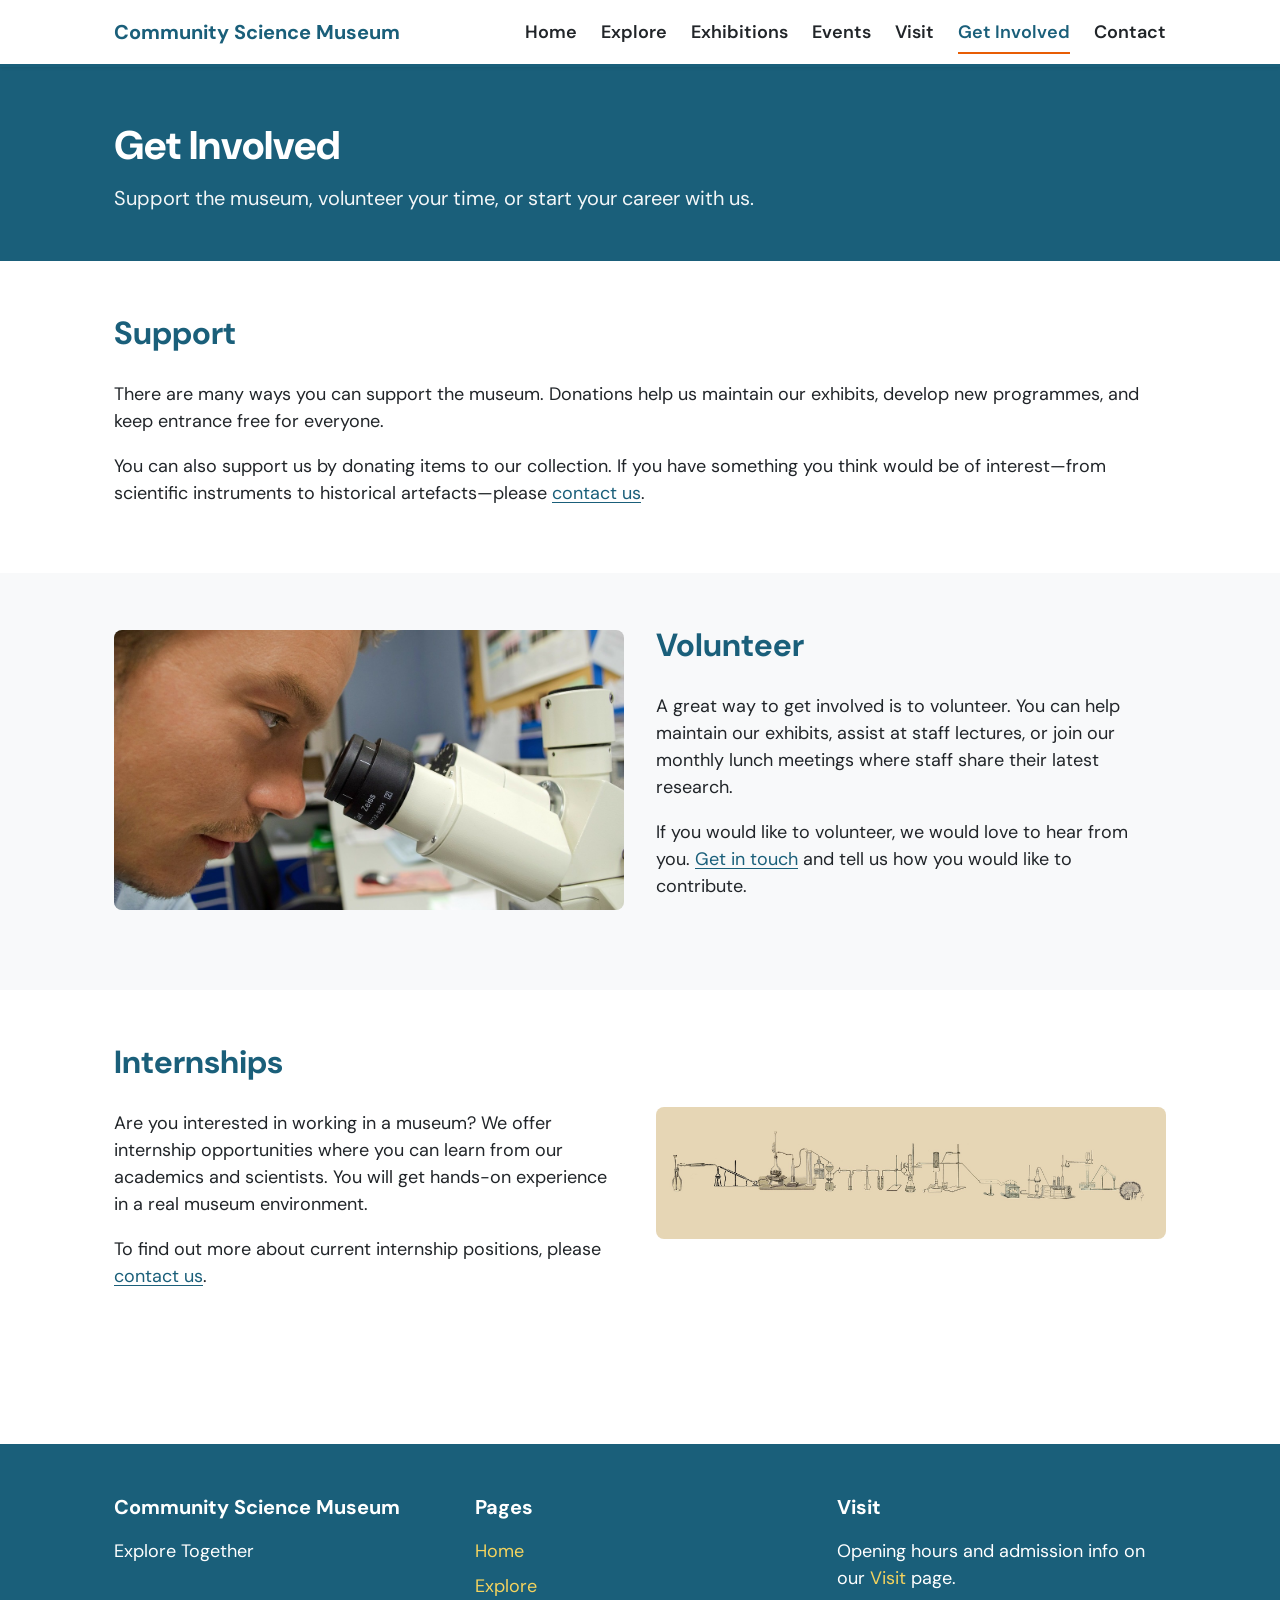
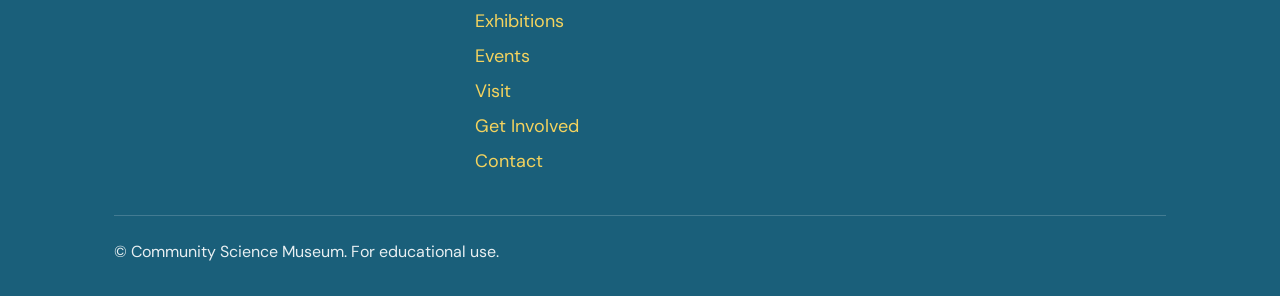
<file: get-involved.html>
<!DOCTYPE html>
<html lang="en">
<head>
  <meta charset="UTF-8">
  <meta name="viewport" content="width=device-width, initial-scale=1.0">
  <meta name="description" content="Get involved with the Community Science Museum – support, volunteer, or apply for an internship.">
  <title>Get Involved – Community Science Museum</title>
  <link rel="stylesheet" href="css/styles.css">
  <link rel="stylesheet" href="css/responsive.css">
</head>
<body>
  <a class="skip-link" href="#main-content">Skip to main content</a>

  <header class="site-header">
    <div class="header-inner">
      <a href="index.html" class="logo">Community Science Museum</a>
      <button type="button" class="nav-toggle" aria-label="Open menu" aria-expanded="false">
        <span class="nav-toggle-bar"></span>
        <span class="nav-toggle-bar"></span>
        <span class="nav-toggle-bar"></span>
      </button>
      <nav class="main-nav" aria-label="Main navigation">
        <ul class="nav-list">
          <li><a href="index.html" class="nav-link">Home</a></li>
          <li><a href="explore.html" class="nav-link">Explore</a></li>
          <li><a href="exhibitions.html" class="nav-link">Exhibitions</a></li>
          <li><a href="events.html" class="nav-link">Events</a></li>
          <li><a href="visit.html" class="nav-link">Visit</a></li>
          <li><a href="get-involved.html" class="nav-link nav-link--current">Get Involved</a></li>
          <li><a href="contact.html" class="nav-link">Contact</a></li>
        </ul>
      </nav>
    </div>
  </header>

  <main id="main-content">
    <header class="page-header">
      <div class="container">
        <h1>Get Involved</h1>
        <p class="page-lead">Support the museum, volunteer your time, or start your career with us.</p>
      </div>
    </header>

    <section class="section" id="support">
      <div class="container">
        <h2>Support</h2>
        <p>There are many ways you can support the museum. Donations help us maintain our exhibits, develop new programmes, and keep entrance free for everyone.</p>
        <p>You can also support us by donating items to our collection. If you have something you think would be of interest—from scientific instruments to historical artefacts—please <a href="contact.html">contact us</a>.</p>
      </div>
    </section>

    <section class="section section--coloured" id="volunteer">
      <div class="container">
        <div class="section-with-image">
          <img src="images/people-219985_1280.jpg" alt="Volunteers and visitors at the museum" class="section-image">
          <div>
            <h2>Volunteer</h2>
            <p>A great way to get involved is to volunteer. You can help maintain our exhibits, assist at staff lectures, or join our monthly lunch meetings where staff share their latest research.</p>
            <p>If you would like to volunteer, we would love to hear from you. <a href="contact.html">Get in touch</a> and tell us how you would like to contribute.</p>
          </div>
        </div>
      </div>
    </section>

    <section class="section" id="internships">
      <div class="container">
        <div class="section-with-image section-with-image--reverse">
          <img src="images/lab-512503_1920.jpg" alt="Museum laboratory and internship environment" class="section-image">
          <div>
            <h2>Internships</h2>
            <p>Are you interested in working in a museum? We offer internship opportunities where you can learn from our academics and scientists. You will get hands-on experience in a real museum environment.</p>
            <p>To find out more about current internship positions, please <a href="contact.html">contact us</a>.</p>
          </div>
        </div>
      </div>
    </section>
  </main>

  <footer class="site-footer">
    <div class="container">
      <div class="footer-grid">
        <div class="footer-block">
          <h3 class="footer-heading">Community Science Museum</h3>
          <p>Explore Together</p>
        </div>
        <div class="footer-block">
          <h4 class="footer-heading">Pages</h4>
          <ul class="footer-links">
            <li><a href="index.html">Home</a></li>
            <li><a href="explore.html">Explore</a></li>
            <li><a href="exhibitions.html">Exhibitions</a></li>
            <li><a href="events.html">Events</a></li>
            <li><a href="visit.html">Visit</a></li>
            <li><a href="get-involved.html">Get Involved</a></li>
            <li><a href="contact.html">Contact</a></li>
          </ul>
        </div>
        <div class="footer-block">
          <h4 class="footer-heading">Visit</h4>
          <p>Opening hours and admission info on our <a href="visit.html">Visit</a> page.</p>
        </div>
      </div>
      <p class="footer-copy">&copy; Community Science Museum. For educational use.</p>
    </div>
  </footer>

  <script src="js/navigation.js"></script>
  <script src="js/main.js"></script>
</body>
</html>
</file>
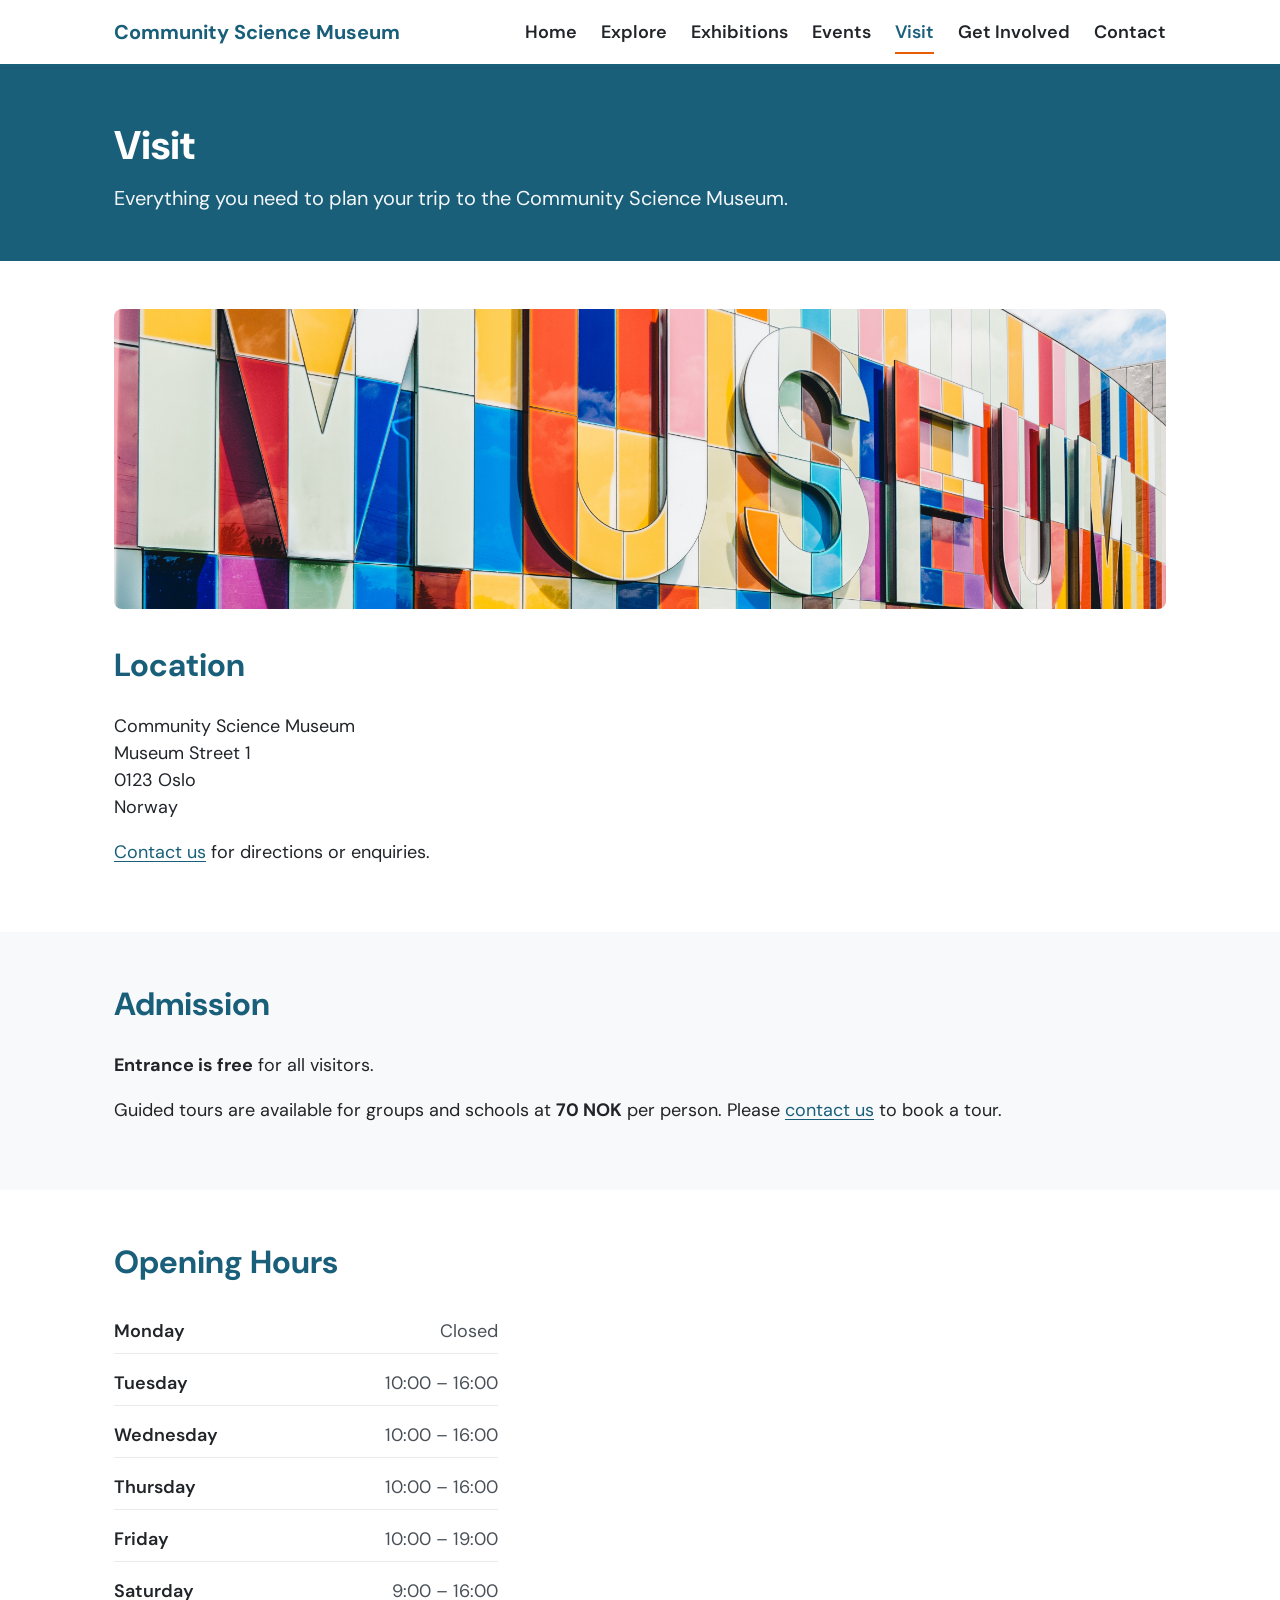
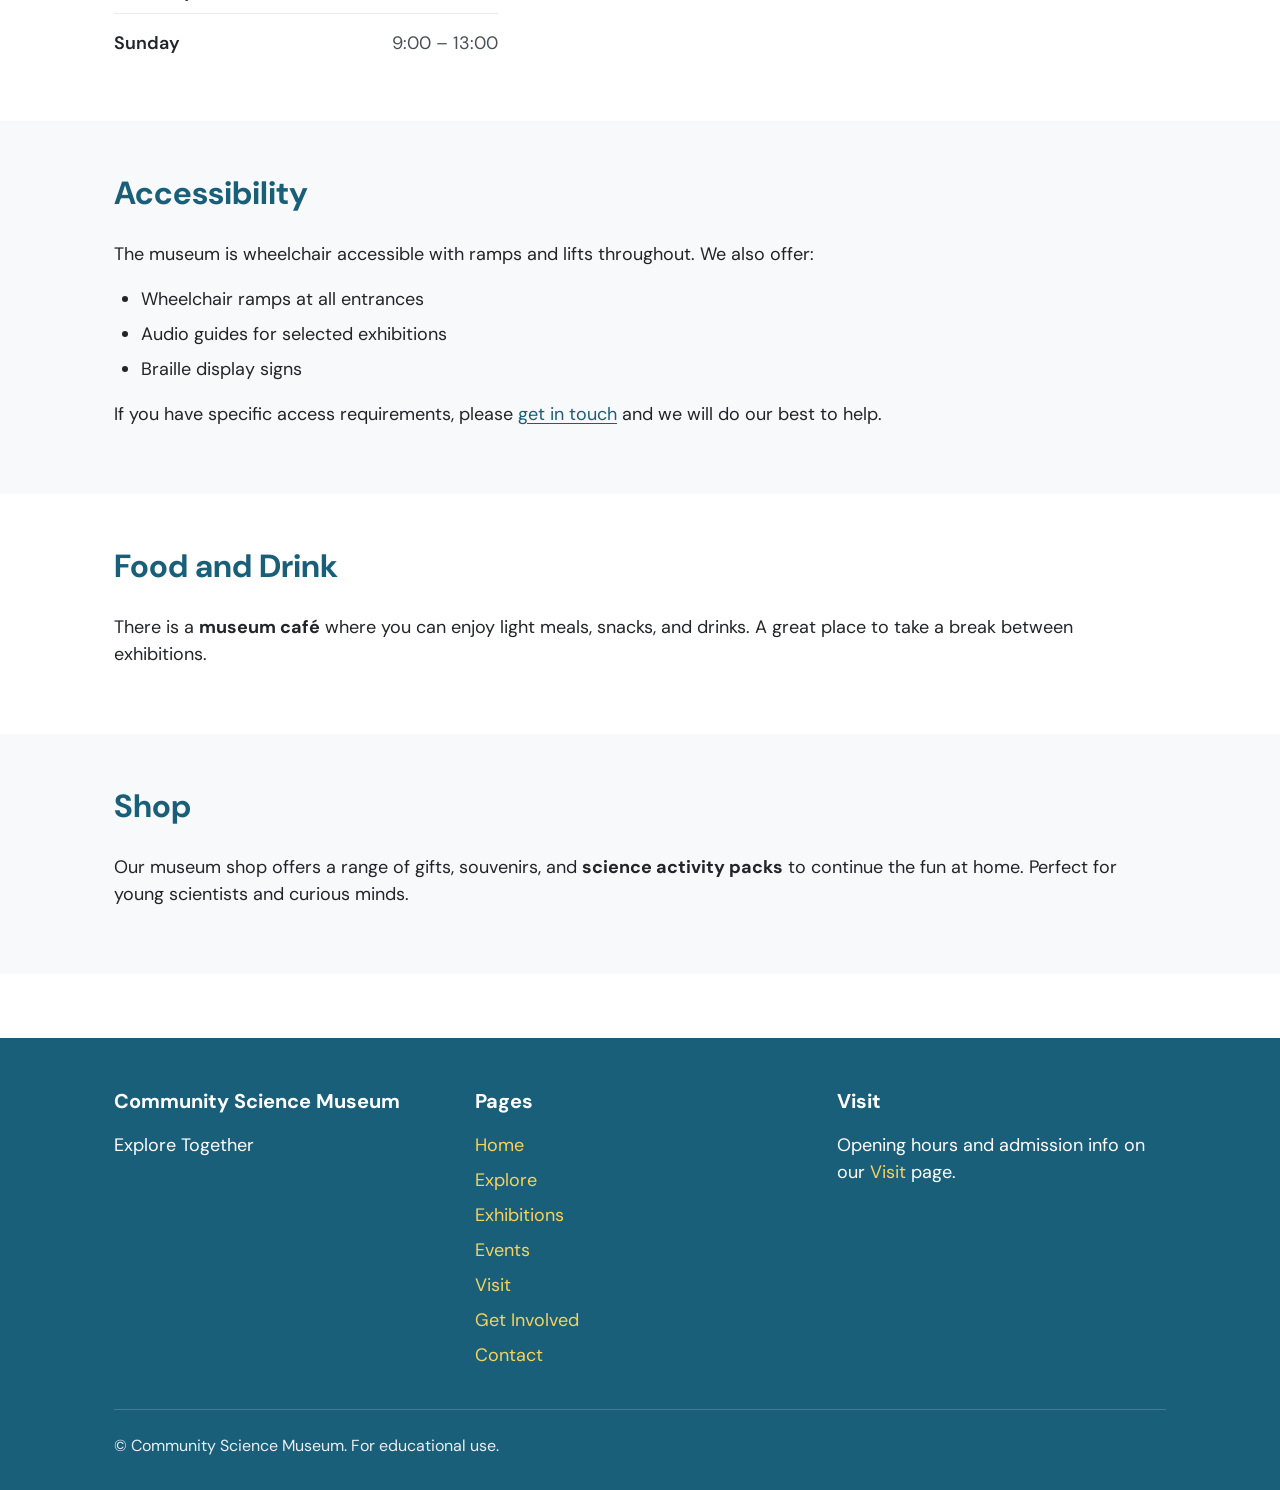
<file: visit.html>
<!DOCTYPE html>
<html lang="en">
<head>
  <meta charset="UTF-8">
  <meta name="viewport" content="width=device-width, initial-scale=1.0">
  <meta name="description" content="Plan your visit to the Community Science Museum – location, hours, admission, accessibility, café and shop.">
  <title>Visit – Community Science Museum</title>
  <link rel="stylesheet" href="css/styles.css">
  <link rel="stylesheet" href="css/responsive.css">
</head>
<body>
  <a class="skip-link" href="#main-content">Skip to main content</a>

  <header class="site-header">
    <div class="header-inner">
      <a href="index.html" class="logo">Community Science Museum</a>
      <button type="button" class="nav-toggle" aria-label="Open menu" aria-expanded="false">
        <span class="nav-toggle-bar"></span>
        <span class="nav-toggle-bar"></span>
        <span class="nav-toggle-bar"></span>
      </button>
      <nav class="main-nav" aria-label="Main navigation">
        <ul class="nav-list">
          <li><a href="index.html" class="nav-link">Home</a></li>
          <li><a href="explore.html" class="nav-link">Explore</a></li>
          <li><a href="exhibitions.html" class="nav-link">Exhibitions</a></li>
          <li><a href="events.html" class="nav-link">Events</a></li>
          <li><a href="visit.html" class="nav-link nav-link--current">Visit</a></li>
          <li><a href="get-involved.html" class="nav-link">Get Involved</a></li>
          <li><a href="contact.html" class="nav-link">Contact</a></li>
        </ul>
      </nav>
    </div>
  </header>

  <main id="main-content">
    <header class="page-header">
      <div class="container">
        <h1>Visit</h1>
        <p class="page-lead">Everything you need to plan your trip to the Community Science Museum.</p>
      </div>
    </header>

    <section class="section" id="location">
      <div class="container">
        <img src="images/Museum.jpg" alt="Community Science Museum building and location" class="visit-hero-image">
        <h2>Location</h2>
        <p>Community Science Museum<br>
        Museum Street 1<br>
        0123 Oslo<br>
        Norway</p>
        <p><a href="contact.html">Contact us</a> for directions or enquiries.</p>
      </div>
    </section>

    <section class="section section--coloured" id="admission">
      <div class="container">
        <h2>Admission</h2>
        <p><strong>Entrance is free</strong> for all visitors.</p>
        <p>Guided tours are available for groups and schools at <strong>70 NOK</strong> per person. Please <a href="contact.html">contact us</a> to book a tour.</p>
      </div>
    </section>

    <section class="section" id="hours">
      <div class="container">
        <h2>Opening Hours</h2>
        <ul class="hours-list">
          <li><span class="hours-day">Monday</span> <span class="hours-time">Closed</span></li>
          <li><span class="hours-day">Tuesday</span> <span class="hours-time">10:00 – 16:00</span></li>
          <li><span class="hours-day">Wednesday</span> <span class="hours-time">10:00 – 16:00</span></li>
          <li><span class="hours-day">Thursday</span> <span class="hours-time">10:00 – 16:00</span></li>
          <li><span class="hours-day">Friday</span> <span class="hours-time">10:00 – 19:00</span></li>
          <li><span class="hours-day">Saturday</span> <span class="hours-time">9:00 – 16:00</span></li>
          <li><span class="hours-day">Sunday</span> <span class="hours-time">9:00 – 13:00</span></li>
        </ul>
      </div>
    </section>

    <section class="section section--coloured" id="accessibility">
      <div class="container">
        <h2>Accessibility</h2>
        <p>The museum is wheelchair accessible with ramps and lifts throughout. We also offer:</p>
        <ul>
          <li>Wheelchair ramps at all entrances</li>
          <li>Audio guides for selected exhibitions</li>
          <li>Braille display signs</li>
        </ul>
        <p>If you have specific access requirements, please <a href="contact.html">get in touch</a> and we will do our best to help.</p>
      </div>
    </section>

    <section class="section" id="food-drink">
      <div class="container">
        <h2>Food and Drink</h2>
        <p>There is a <strong>museum café</strong> where you can enjoy light meals, snacks, and drinks. A great place to take a break between exhibitions.</p>
      </div>
    </section>

    <section class="section section--coloured" id="shop">
      <div class="container">
        <h2>Shop</h2>
        <p>Our museum shop offers a range of gifts, souvenirs, and <strong>science activity packs</strong> to continue the fun at home. Perfect for young scientists and curious minds.</p>
      </div>
    </section>
  </main>

  <footer class="site-footer">
    <div class="container">
      <div class="footer-grid">
        <div class="footer-block">
          <h3 class="footer-heading">Community Science Museum</h3>
          <p>Explore Together</p>
        </div>
        <div class="footer-block">
          <h4 class="footer-heading">Pages</h4>
          <ul class="footer-links">
            <li><a href="index.html">Home</a></li>
            <li><a href="explore.html">Explore</a></li>
            <li><a href="exhibitions.html">Exhibitions</a></li>
            <li><a href="events.html">Events</a></li>
            <li><a href="visit.html">Visit</a></li>
            <li><a href="get-involved.html">Get Involved</a></li>
            <li><a href="contact.html">Contact</a></li>
          </ul>
        </div>
        <div class="footer-block">
          <h4 class="footer-heading">Visit</h4>
          <p>Opening hours and admission info on our <a href="visit.html">Visit</a> page.</p>
        </div>
      </div>
      <p class="footer-copy">&copy; Community Science Museum. For educational use.</p>
    </div>
  </footer>

  <script src="js/navigation.js"></script>
  <script src="js/main.js"></script>
</body>
</html>
</file>
<file: css/styles.css>
/*
  Community Science Museum – Main styles
  Design system: science museum, educational, colourful, flat
*/

@import url("https://fonts.googleapis.com/css2?family=DM+Sans:wght@400;500;600;700;800&display=swap");

/* ========== CSS custom properties (design tokens) ========== */
:root {
  /* Primary palette */
  --color-deep-blue: #1a5f7a;
  --color-deep-blue-dark: #134a5f;
  --color-orange: #e85d04;
  --color-orange-dark: #c44d03;
  --color-teal: #2a9d8f;
  --color-teal-dark: #21867a;
  --color-yellow: #f4d35e;
  --color-yellow-dark: #d4b34a;
  --color-green: #06d6a0;
  --color-green-dark: #05b886;

  /* Neutrals */
  --color-white: #ffffff;
  --color-off-white: #f8f9fa;
  --color-light-grey: #e9ecef;
  --color-mid-grey: #adb5bd;
  --color-dark-grey: #495057;
  --color-text: #212529;
  --color-text-muted: #6c757d;

  /* Semantic */
  --color-primary: var(--color-deep-blue);
  --color-primary-dark: var(--color-deep-blue-dark);
  --color-accent: var(--color-orange);
  --color-accent-alt: var(--color-teal);
  --color-highlight: var(--color-yellow);
  --color-success: var(--color-green);
  --color-error: #c1121f;
  --color-focus: var(--color-orange);

  /* Typography */
  --font-heading: "DM Sans", "Segoe UI", system-ui, sans-serif;
  --font-body: "DM Sans", "Segoe UI", system-ui, sans-serif;

  --text-xs: 0.875rem;
  --text-sm: 1rem;
  --text-base: 1.125rem;
  --text-lg: 1.25rem;
  --text-xl: 1.5rem;
  --text-2xl: 2rem;
  --text-3xl: 2.5rem;
  --text-hero: 3.5rem;

  --line-tight: 1.2;
  --line-normal: 1.5;
  --line-relaxed: 1.6;

  /* Spacing */
  --space-xs: 0.25rem;
  --space-sm: 0.5rem;
  --space-md: 1rem;
  --space-lg: 1.5rem;
  --space-xl: 2rem;
  --space-2xl: 3rem;
  --space-3xl: 4rem;

  /* Layout */
  --container-max: 1100px;
  --container-padding: var(--space-lg);
  --header-height: 4rem;
  --border-radius: 8px;
  --shadow-sm: 0 1px 3px rgba(0, 0, 0, 0.08);
  --shadow-md: 0 4px 12px rgba(0, 0, 0, 0.1);
}

/* ========== Reset & base ========== */
*,
*::before,
*::after {
  box-sizing: border-box;
}

html {
  font-size: 100%;
  scroll-behavior: smooth;
}

body {
  margin: 0;
  font-family: var(--font-body);
  font-size: var(--text-base);
  line-height: var(--line-normal);
  color: var(--color-text);
  background-color: var(--color-white);
}

img {
  max-width: 100%;
  height: auto;
  display: block;
}

a {
  color: var(--color-primary);
  text-decoration: underline;
  text-underline-offset: 0.15em;
}

a:hover {
  color: var(--color-primary-dark);
}

a:focus-visible {
  outline: 2px solid var(--color-focus);
  outline-offset: 2px;
}

/* ========== Skip link (accessibility) ========== */
.skip-link {
  position: absolute;
  top: -100%;
  left: var(--space-md);
  z-index: 100;
  padding: var(--space-sm) var(--space-md);
  background: var(--color-primary);
  color: var(--color-white);
  font-weight: 700;
  border-radius: var(--border-radius);
  transition: top 0.2s ease;
}

.skip-link:focus {
  top: var(--space-md);
  outline: 2px solid var(--color-focus);
  outline-offset: 2px;
}

/* ========== Layout ========== */
.container {
  width: 100%;
  max-width: var(--container-max);
  margin-left: auto;
  margin-right: auto;
  padding-left: var(--container-padding);
  padding-right: var(--container-padding);
}

.section {
  padding-top: var(--space-2xl);
  padding-bottom: var(--space-2xl);
}

.section--coloured {
  background-color: var(--color-off-white);
}

.section-title {
  margin-top: 0;
  margin-bottom: var(--space-xl);
  font-size: var(--text-2xl);
  text-align: center;
}

/* ========== Site header & navigation ========== */
.site-header {
  position: sticky;
  top: 0;
  z-index: 50;
  background: var(--color-white);
  border-bottom: 3px solid var(--color-primary);
  box-shadow: var(--shadow-sm);
}

.header-inner {
  display: flex;
  align-items: center;
  justify-content: space-between;
  max-width: var(--container-max);
  margin: 0 auto;
  padding: var(--space-md) var(--container-padding);
  min-height: var(--header-height);
}

.logo {
  font-size: var(--text-lg);
  font-weight: 700;
  color: var(--color-primary);
  text-decoration: none;
}

.logo:hover {
  color: var(--color-primary-dark);
}

.main-nav {
  display: flex;
  align-items: center;
}

.nav-list {
  display: flex;
  flex-wrap: wrap;
  gap: var(--space-xs) var(--space-lg);
  margin: 0;
  padding: 0;
  list-style: none;
}

.nav-link {
  font-weight: 600;
  color: var(--color-text);
  text-decoration: none;
  padding: var(--space-sm) 0;
}

.nav-link:hover,
.nav-link:focus {
  color: var(--color-primary);
}

.nav-link--current {
  color: var(--color-primary);
  border-bottom: 2px solid var(--color-accent);
}

/* Mobile nav toggle (hidden on desktop) */
.nav-toggle {
  display: none;
  flex-direction: column;
  justify-content: center;
  gap: 5px;
  width: 44px;
  height: 44px;
  padding: 0;
  border: none;
  background: transparent;
  cursor: pointer;
  border-radius: var(--border-radius);
}

.nav-toggle:hover,
.nav-toggle:focus-visible {
  background: var(--color-light-grey);
  outline: 2px solid var(--color-focus);
  outline-offset: 2px;
}

.nav-toggle-bar {
  display: block;
  width: 24px;
  height: 3px;
  background: var(--color-primary);
  border-radius: 2px;
  transition: transform 0.2s ease, opacity 0.2s ease;
}

/* ========== Hero ========== */
.hero {
  position: relative;
  background: var(--color-deep-blue);
  color: var(--color-white);
  padding: var(--space-3xl) var(--container-padding);
  text-align: center;
}

.hero-image {
  width: 100%;
  max-height: 320px;
  object-fit: cover;
  margin-bottom: var(--space-lg);
  border-radius: var(--border-radius);
}

.hero-title {
  margin: 0 0 var(--space-md);
  font-size: var(--text-hero);
  font-weight: 800;
  line-height: var(--line-tight);
  letter-spacing: -0.02em;
}

.hero-tagline {
  margin: 0;
  font-size: var(--text-xl);
  font-weight: 500;
  opacity: 0.95;
  max-width: 28ch;
  margin-left: auto;
  margin-right: auto;
}

/* ========== Page header (inner pages) ========== */
.page-header {
  background: var(--color-primary);
  color: var(--color-white);
  padding: var(--space-2xl) var(--container-padding);
}

.page-header .container {
  max-width: var(--container-max);
}

.page-header h1 {
  margin: 0 0 var(--space-sm);
  font-size: var(--text-3xl);
  font-weight: 800;
}

.page-lead {
  margin: 0;
  font-size: var(--text-lg);
  opacity: 0.95;
}

/* ========== Intro section ========== */
.intro.section .container {
  max-width: 65ch;
}

.intro-image {
  width: 100%;
  max-height: 280px;
  object-fit: cover;
  border-radius: var(--border-radius);
  margin-bottom: var(--space-xl);
}

.intro h2 {
  margin-top: 0;
  margin-bottom: var(--space-lg);
  font-size: var(--text-2xl);
  color: var(--color-primary);
}

.intro p {
  margin-bottom: var(--space-md);
}

/* ========== Cards ========== */
.card-grid {
  display: grid;
  grid-template-columns: repeat(4, 1fr);
  gap: var(--space-xl);
}

.card {
  background: var(--color-white);
  border: 2px solid var(--color-light-grey);
  border-radius: var(--border-radius);
  padding: 0;
  overflow: hidden;
  transition: border-color 0.2s ease, box-shadow 0.2s ease;
}

.card-image {
  width: 100%;
  height: 180px;
  object-fit: cover;
  display: block;
}

.card .card-title,
.card p,
.card .card-link {
  padding-left: var(--space-xl);
  padding-right: var(--space-xl);
}

.card .card-title {
  padding-top: var(--space-lg);
}

.card p {
  padding-bottom: var(--space-md);
}

.card .card-link {
  display: inline-block;
  padding-bottom: var(--space-xl);
}

.card:hover {
  border-color: var(--color-teal);
  box-shadow: var(--shadow-md);
}

.card-title {
  margin: 0 0 var(--space-md);
  font-size: var(--text-xl);
}

.card-title a {
  color: var(--color-primary);
  text-decoration: none;
}

.card-title a:hover {
  color: var(--color-primary-dark);
}

.card p {
  margin: 0 0 var(--space-md);
  color: var(--color-text);
}

.card-link {
  font-weight: 600;
  text-decoration: none;
}

.card-link:hover {
  text-decoration: underline;
}

/* ========== Section with image (Explore, Get Involved) ========== */
.section-with-image {
  display: grid;
  grid-template-columns: 1fr 1fr;
  gap: var(--space-xl);
  align-items: center;
  margin-bottom: var(--space-lg);
}

.section-with-image .section-image {
  width: 100%;
  max-height: 280px;
  object-fit: cover;
  border-radius: var(--border-radius);
}

.section-with-image--reverse .section-image {
  order: 2;
}

.section-with-image--reverse > div {
  order: 1;
}

/* ========== Explore page: info boxes ========== */
.info-box {
  background: var(--color-white);
  border-left: 4px solid var(--color-orange);
  padding: var(--space-lg);
  margin: var(--space-lg) 0;
  border-radius: 0 var(--border-radius) var(--border-radius) 0;
}

.info-box h3 {
  margin: 0 0 var(--space-sm);
  font-size: var(--text-lg);
  color: var(--color-primary);
}

.info-box p {
  margin: 0;
}

/* ========== Exhibitions ========== */
.exhibitions-list .container {
  display: flex;
  flex-direction: column;
  gap: var(--space-xl);
}

.exhibition-card {
  background: var(--color-white);
  border: 2px solid var(--color-light-grey);
  border-radius: var(--border-radius);
  padding: 0;
  overflow: hidden;
}

.exhibition-card-image {
  width: 100%;
  max-height: 220px;
  object-fit: cover;
  display: block;
}

.exhibition-card .exhibition-card-title,
.exhibition-card .exhibition-card-subtitle,
.exhibition-card p {
  padding-left: var(--space-xl);
  padding-right: var(--space-xl);
}

.exhibition-card .exhibition-card-title {
  padding-top: var(--space-lg);
}

.exhibition-card .exhibition-card-subtitle {
  padding-top: 0;
}

.exhibition-card p:last-of-type {
  padding-bottom: var(--space-xl);
}

.exhibition-card:nth-child(odd) {
  border-left: 4px solid var(--color-teal);
}

.exhibition-card:nth-child(even) {
  border-left: 4px solid var(--color-orange);
}

.exhibition-card-title {
  margin: 0 0 var(--space-xs);
  font-size: var(--text-2xl);
  color: var(--color-primary);
}

.exhibition-card-subtitle {
  margin: 0 0 var(--space-md);
  font-size: var(--text-lg);
  font-weight: 600;
  color: var(--color-dark-grey);
}

.exhibition-card p:last-of-type {
  margin-bottom: 0;
}

/* ========== Events ========== */
.events-list .event-card {
  background: var(--color-white);
  border: 2px solid var(--color-light-grey);
  border-radius: var(--border-radius);
  padding: 0;
  overflow: hidden;
  margin-bottom: var(--space-lg);
}

.event-card-image {
  width: 100%;
  max-height: 220px;
  object-fit: cover;
  display: block;
}

.events-list .event-card .event-card-title,
.events-list .event-card p {
  padding: var(--space-lg) var(--space-xl) var(--space-xl);
}

.events-list .event-card:last-child {
  margin-bottom: 0;
}

.event-card-title {
  margin: 0 0 var(--space-md);
  font-size: var(--text-xl);
  color: var(--color-primary);
}

.visit-hero-image {
  width: 100%;
  max-height: 300px;
  object-fit: cover;
  border-radius: var(--border-radius);
  margin-bottom: var(--space-xl);
}

/* ========== Visit: hours list ========== */
.hours-list {
  list-style: none;
  margin: 0;
  padding: 0;
  max-width: 24rem;
}

.hours-list li {
  display: flex;
  justify-content: space-between;
  padding: var(--space-sm) 0;
  border-bottom: 1px solid var(--color-light-grey);
}

.hours-list li:last-child {
  border-bottom: none;
}

.hours-day {
  font-weight: 600;
}

.hours-time {
  color: var(--color-dark-grey);
}

/* ========== Contact form ========== */
.contact-form {
  max-width: 32rem;
}

.form-group {
  margin-bottom: var(--space-lg);
}

.form-group label {
  display: block;
  margin-bottom: var(--space-sm);
  font-weight: 600;
  color: var(--color-text);
}

.required {
  color: var(--color-error);
}

.form-group input,
.form-group textarea {
  width: 100%;
  padding: var(--space-md);
  font-family: inherit;
  font-size: var(--text-base);
  border: 2px solid var(--color-light-grey);
  border-radius: var(--border-radius);
  background: var(--color-white);
  transition: border-color 0.2s ease;
}

.form-group input:hover,
.form-group textarea:hover {
  border-color: var(--color-mid-grey);
}

.form-group input:focus,
.form-group textarea:focus {
  outline: none;
  border-color: var(--color-primary);
}

.form-group input.invalid,
.form-group textarea.invalid {
  border-color: var(--color-error);
}

.form-error {
  display: none;
  margin-top: var(--space-xs);
  font-size: var(--text-sm);
  color: var(--color-error);
}

.form-actions {
  margin-top: var(--space-xl);
  margin-bottom: var(--space-lg);
}

.form-success {
  padding: var(--space-md);
  background: #d4edda;
  color: #155724;
  border-radius: var(--border-radius);
  font-weight: 600;
}

/* ========== Buttons ========== */
.button {
  display: inline-block;
  padding: var(--space-md) var(--space-xl);
  font-family: inherit;
  font-size: var(--text-base);
  font-weight: 700;
  border: none;
  border-radius: var(--border-radius);
  cursor: pointer;
  text-decoration: none;
  transition: background-color 0.2s ease, transform 0.1s ease;
}

.button:focus-visible {
  outline: 2px solid var(--color-text);
  outline-offset: 2px;
}

.button--primary {
  background: var(--color-orange);
  color: var(--color-white);
}

.button--primary:hover {
  background: var(--color-orange-dark);
}

/* ========== Footer ========== */
.site-footer {
  margin-top: var(--space-3xl);
  padding: var(--space-2xl) 0 var(--space-xl);
  background: var(--color-deep-blue);
  color: var(--color-white);
}

.site-footer a {
  color: var(--color-yellow);
  text-decoration: none;
}

.site-footer a:hover {
  text-decoration: underline;
}

.footer-grid {
  display: grid;
  grid-template-columns: repeat(auto-fit, minmax(200px, 1fr));
  gap: var(--space-xl);
  margin-bottom: var(--space-xl);
}

.footer-heading {
  margin: 0 0 var(--space-md);
  font-size: var(--text-lg);
  font-weight: 700;
}

.footer-block p {
  margin: 0 0 var(--space-sm);
}

.footer-links {
  list-style: none;
  margin: 0;
  padding: 0;
}

.footer-links li {
  margin-bottom: var(--space-sm);
}

.footer-copy {
  margin: 0;
  padding-top: var(--space-lg);
  border-top: 1px solid rgba(255, 255, 255, 0.2);
  font-size: var(--text-sm);
  opacity: 0.9;
}

/* ========== Section headings ========== */
.section h2 {
  margin-top: 0;
  margin-bottom: var(--space-lg);
  font-size: var(--text-2xl);
  color: var(--color-primary);
}

.section h3 {
  font-size: var(--text-xl);
  color: var(--color-primary);
}

.section ul:not(.footer-links):not(.nav-list):not(.hours-list) {
  margin: var(--space-md) 0;
  padding-left: 1.5em;
}

.section li {
  margin-bottom: var(--space-sm);
}
</file>
<file: css/responsive.css>
/*
  Community Science Museum – Responsive layout
  Tablet and mobile breakpoints
*/

/* Tablet */
@media (max-width: 900px) {
  :root {
    --text-hero: 2.75rem;
    --text-3xl: 2rem;
  }

  .card-grid {
    grid-template-columns: repeat(2, 1fr);
    gap: var(--space-lg);
  }

  .page-header h1 {
    font-size: var(--text-2xl);
  }

  .page-lead {
    font-size: var(--text-base);
  }
}

/* Mobile: collapsible navigation */
@media (max-width: 700px) {
  :root {
    --text-hero: 2.25rem;
    --text-2xl: 1.75rem;
    --text-3xl: 1.75rem;
  }

  .nav-toggle {
    display: flex;
  }

  .main-nav {
    position: absolute;
    top: 100%;
    left: 0;
    right: 0;
    background: var(--color-white);
    border-bottom: 2px solid var(--color-light-grey);
    padding: var(--space-md);
    visibility: hidden;
    opacity: 0;
    transform: translateY(-10px);
    transition: visibility 0.2s ease, opacity 0.2s ease, transform 0.2s ease;
  }

  .main-nav.is-open {
    visibility: visible;
    opacity: 1;
    transform: translateY(0);
  }

  .nav-list {
    flex-direction: column;
    gap: 0;
  }

  .nav-list li {
    border-bottom: 1px solid var(--color-light-grey);
  }

  .nav-list li:last-child {
    border-bottom: none;
  }

  .nav-link {
    display: block;
    padding: var(--space-md);
  }

  /* Hamburger to X (optional, enhanced by JS) */
  .nav-toggle[aria-expanded="true"] .nav-toggle-bar:nth-child(1) {
    transform: translateY(8px) rotate(45deg);
  }

  .nav-toggle[aria-expanded="true"] .nav-toggle-bar:nth-child(2) {
    opacity: 0;
  }

  .nav-toggle[aria-expanded="true"] .nav-toggle-bar:nth-child(3) {
    transform: translateY(-8px) rotate(-45deg);
  }

  .hero {
    padding: var(--space-2xl) var(--container-padding);
  }

  .hero-tagline {
    font-size: var(--text-lg);
  }

  .section {
    padding-top: var(--space-xl);
    padding-bottom: var(--space-xl);
  }

  .card-grid {
    grid-template-columns: 1fr;
  }

  .card {
    padding: var(--space-lg);
  }

  .exhibition-card,
  .event-card {
    padding: var(--space-lg);
  }

  .footer-grid {
    grid-template-columns: 1fr;
    gap: var(--space-lg);
  }

  .contact-form {
    width: 100%;
  }

  .section-with-image {
    grid-template-columns: 1fr;
  }

  .section-with-image--reverse .section-image,
  .section-with-image--reverse > div {
    order: unset;
  }
}

/* Small mobile */
@media (max-width: 400px) {
  :root {
    --container-padding: var(--space-md);
    --text-hero: 2rem;
  }

  .logo {
    font-size: var(--text-base);
  }
}
</file>
